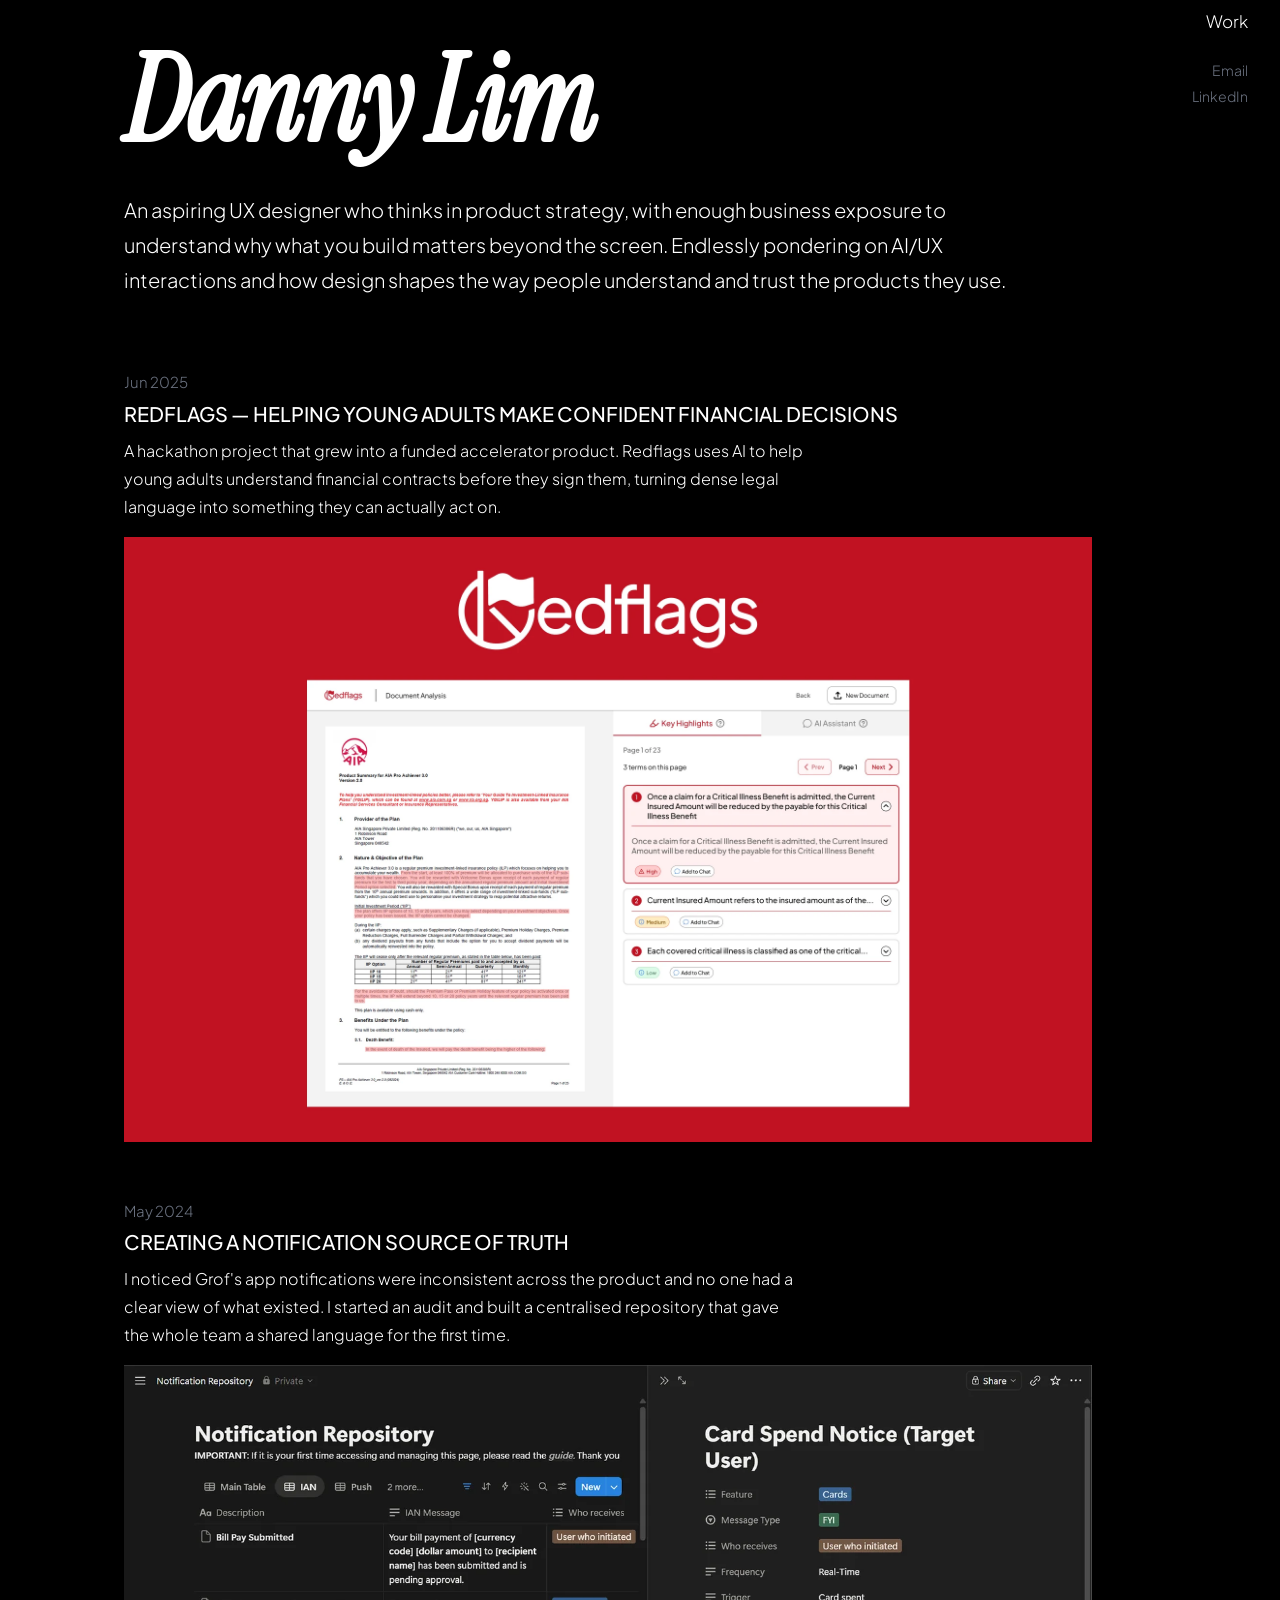
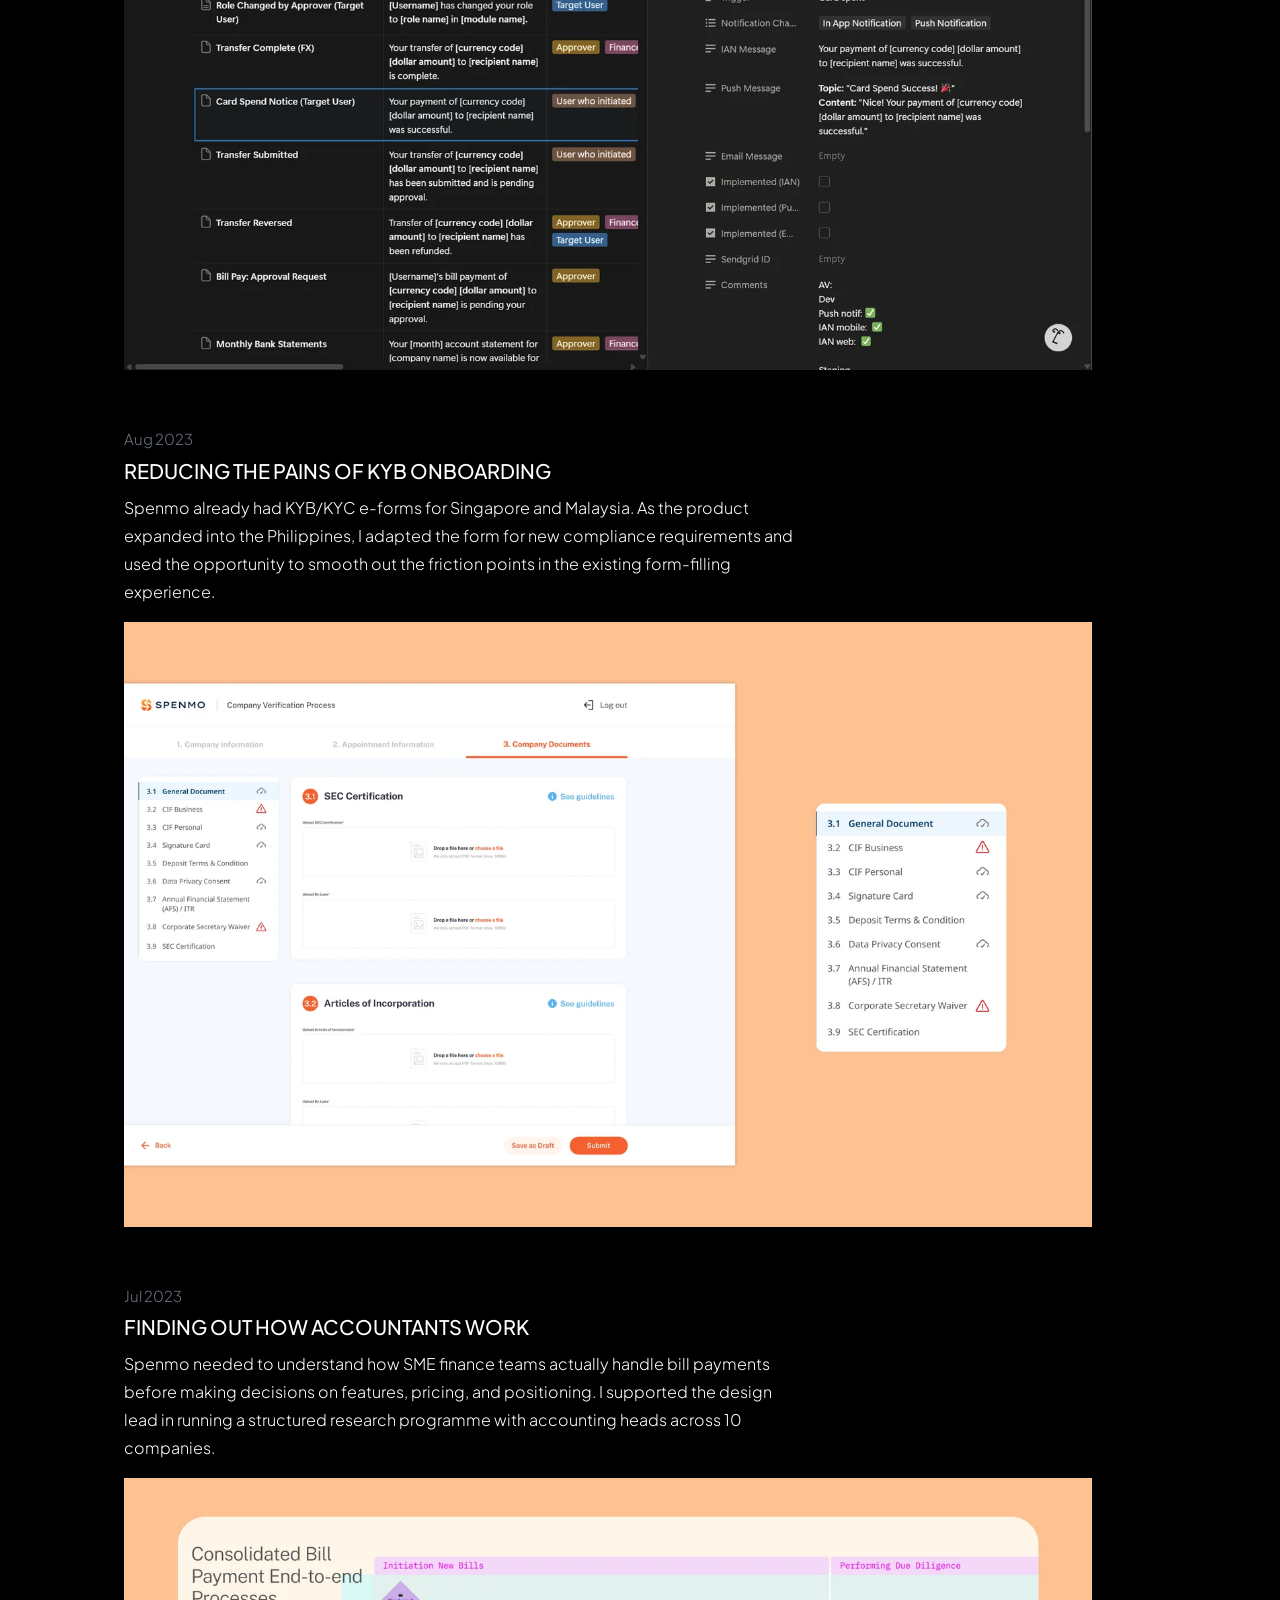
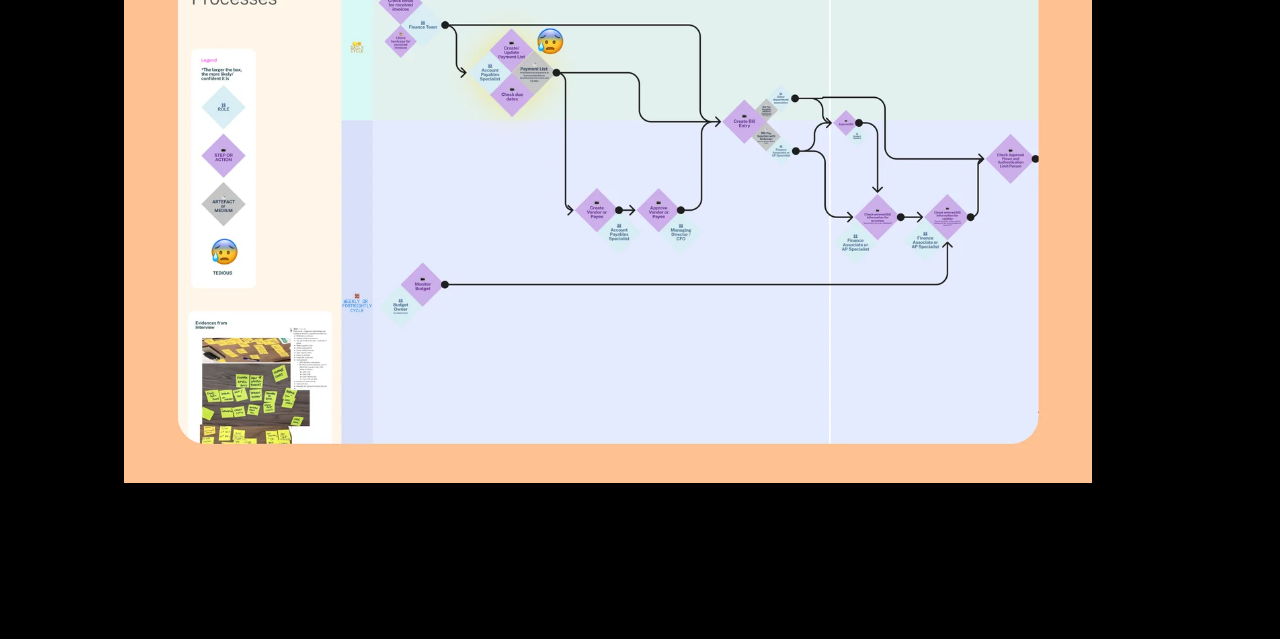
<file: index.html>
<!DOCTYPE html>
<html lang="en">

<head>
  <meta charset="UTF-8" />
  <meta name="viewport" content="width=device-width, initial-scale=1.0" />
  <title>Danny Lim</title>
  <link rel="preconnect" href="https://fonts.googleapis.com" />
  <link rel="preconnect" href="https://fonts.gstatic.com" crossorigin />
  <link
    href="https://fonts.googleapis.com/css2?family=Instrument+Serif:ital@1&family=Plus+Jakarta+Sans:wght@300;400;500&display=swap"
    rel="stylesheet" />
  <link rel="stylesheet" href="style.css" />
</head>

<body>

  <!-- MOBILE TOP NAV -->
  <header class="mobile-header">
    <nav class="mobile-nav">
      <a href="#work">Work</a>
    </nav>
    <div class="mobile-social">
      <a href="mailto:hello@dannylim.com">Email</a>
      /
      <a href="https://www.linkedin.com/in/danny-lim-559282153/">LinkedIn</a>
    </div>
  </header>

  <!-- FIXED RIGHT SIDEBAR (desktop) -->
  <aside class="sidebar">
    <nav class="sidebar-nav">
      <a href="#work">Work</a>
    </nav>
    <div class="sidebar-social">
      <a href="mailto:hello@dannylim.com">Email</a>
      <a href="https://www.linkedin.com/in/danny-lim-559282153/">LinkedIn</a>
    </div>
  </aside>

  <!-- MAIN -->
  <main class="main">

    <!-- NAME -->
    <h1 class="name">Danny Lim</h1>

    <!-- BIO -->
    <p class="bio">
      An aspiring UX designer who thinks in product strategy, with enough business exposure to understand why what you build matters beyond the screen. 
      Endlessly pondering on AI/UX interactions and how design shapes the way people understand and trust the products they use.
    </p>

    <!-- WORK -->
    <section id="work">

      <article class="entry">
        <p class="entry-date">Jun 2025</p>
        <h2 class="entry-title"><a href="project-redflags.html">REDFLAGS — HELPING YOUNG ADULTS MAKE CONFIDENT FINANCIAL DECISIONS</a></h2>
        <p class="entry-desc">
          A hackathon project that grew into a funded accelerator product. Redflags uses AI to help young adults
          understand financial contracts before they sign them, turning dense legal language into something they
          can actually act on.
        </p>
        <div class="entry-images">
          <img src="portfolio images/Redflags Project/Hero.webp" alt="Redflags — AI Financial Document Reader" />
        </div>
      </article>

      <article class="entry">
        <p class="entry-date">May 2024</p>
        <h2 class="entry-title"><a href="project-notification.html">CREATING A NOTIFICATION SOURCE OF TRUTH</a></h2>
        <p class="entry-desc">
          I noticed Grof's app notifications were inconsistent across the product and no one had a clear view of
          what existed. I started an audit and built a centralised repository that gave the whole team a shared
          language for the first time.
        </p>
        <div class="entry-images">
          <img src="portfolio images/Grof notification project/Grof_notification_repository.webp" alt="Notification Repository" />
        </div>
      </article>

      <article class="entry">
        <p class="entry-date">Aug 2023</p>
        <h2 class="entry-title"><a href="project-kyb.html">REDUCING THE PAINS OF KYB ONBOARDING</a></h2>
        <p class="entry-desc">
          Spenmo already had KYB/KYC e-forms for Singapore and Malaysia. As the product expanded into the
          Philippines, I adapted the form for new compliance requirements and used the opportunity to smooth
          out the friction points in the existing form-filling experience.
        </p>
        <div class="entry-images">
          <img src="portfolio images/Spenmo KYB project/Spenmo_KYB.webp" alt="KYB Onboarding" />
        </div>
      </article>

      <article class="entry">
        <p class="entry-date">Jul 2023</p>
        <h2 class="entry-title"><a href="project-research.html">FINDING OUT HOW ACCOUNTANTS WORK</a></h2>
        <p class="entry-desc">
          Spenmo needed to understand how SME finance teams actually handle bill payments before making decisions
          on features, pricing, and positioning. I supported the design lead in running a structured research
          programme with accounting heads across 10 companies.
        </p>
        <div class="entry-images">
          <img src="portfolio images/Spenmo Research project/Spenmo_Research.webp" alt="Accountant Research" />
        </div>
      </article>

    </section>

  </main>

  <script src="script.js"></script>
</body>

</html>
</file>
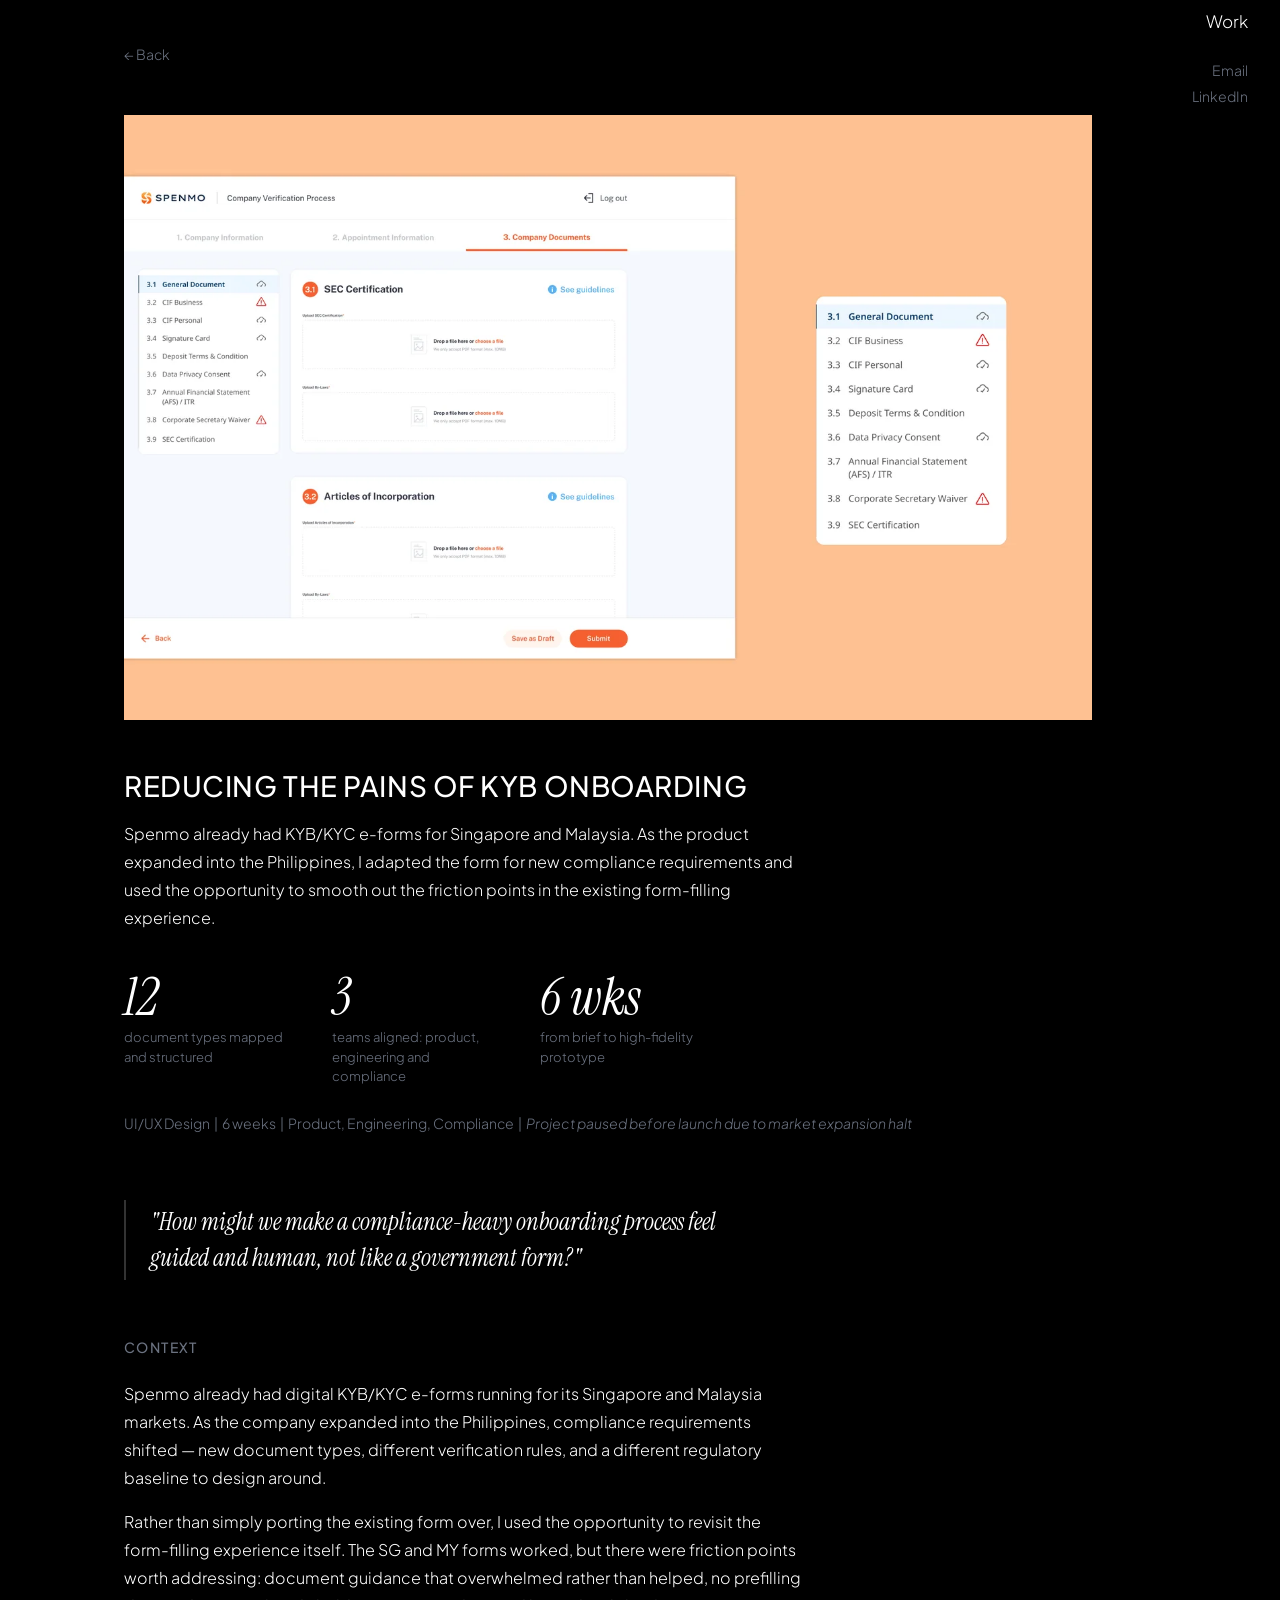
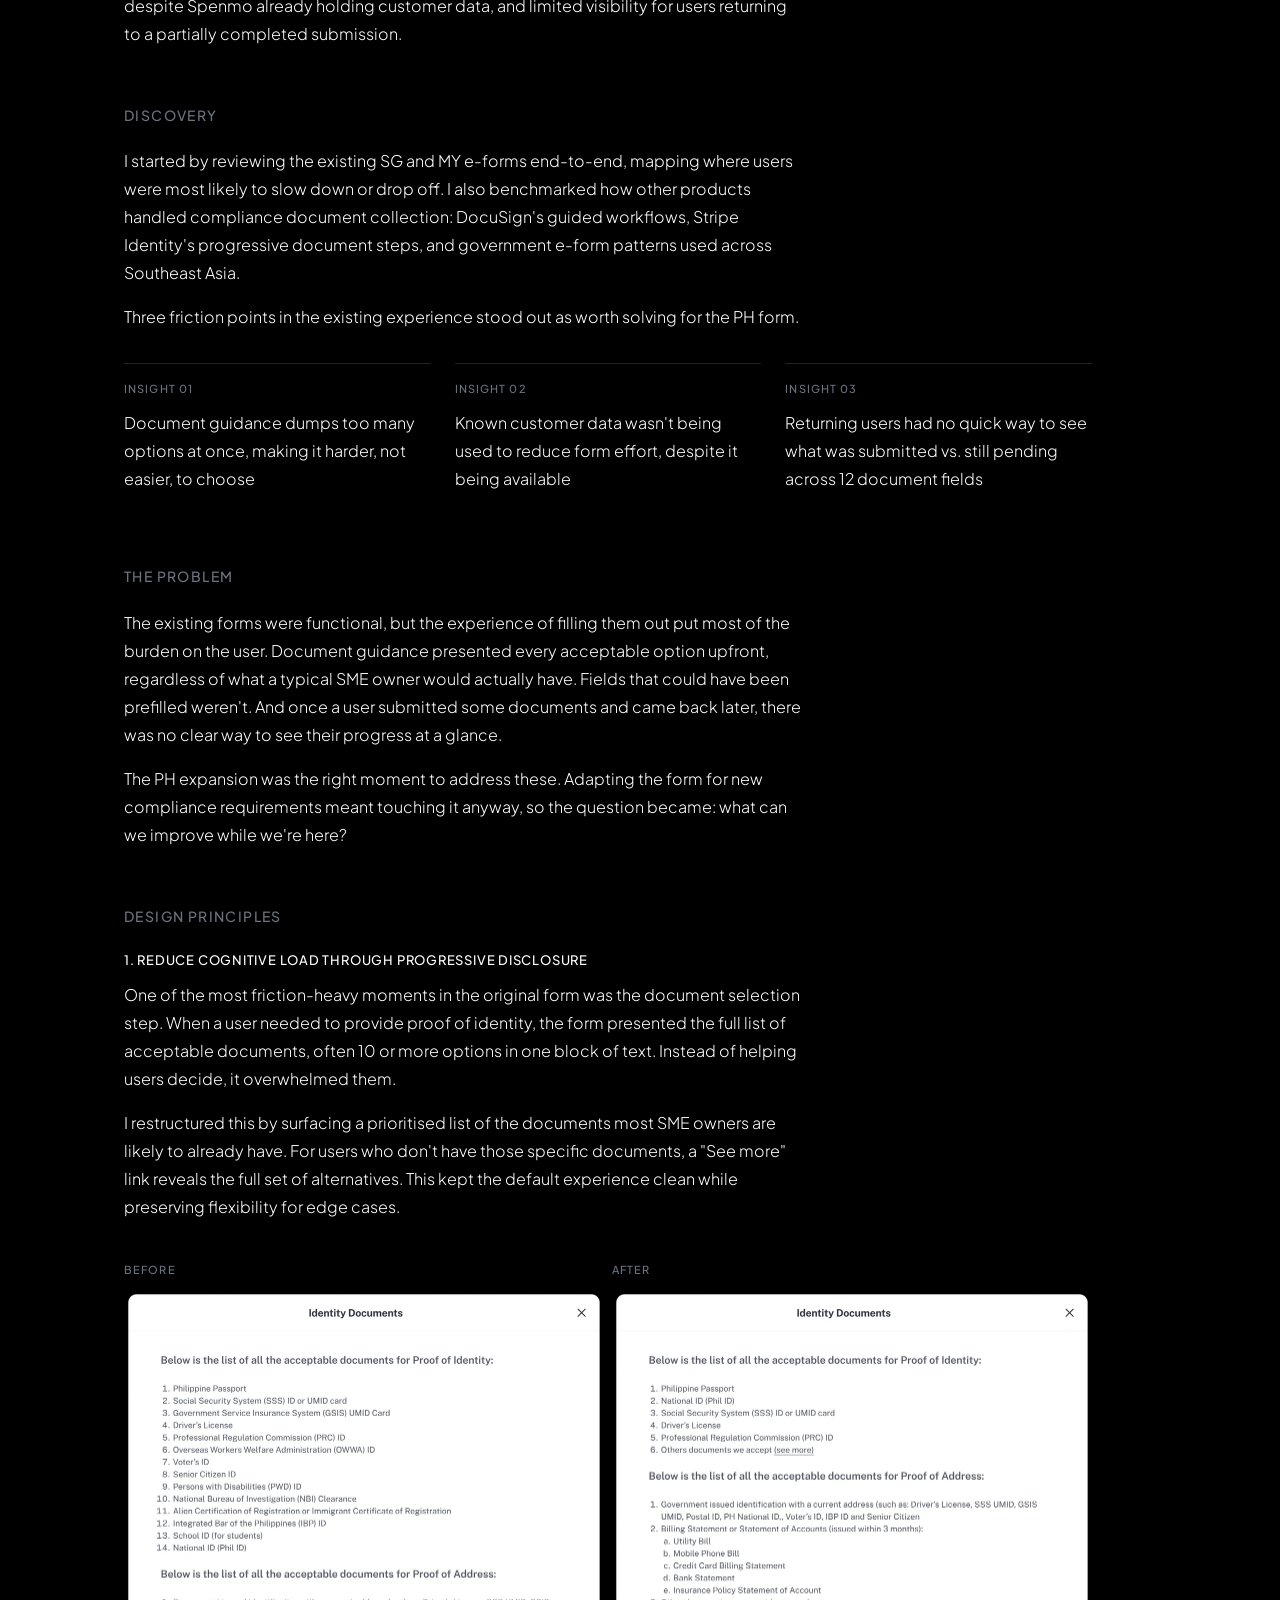
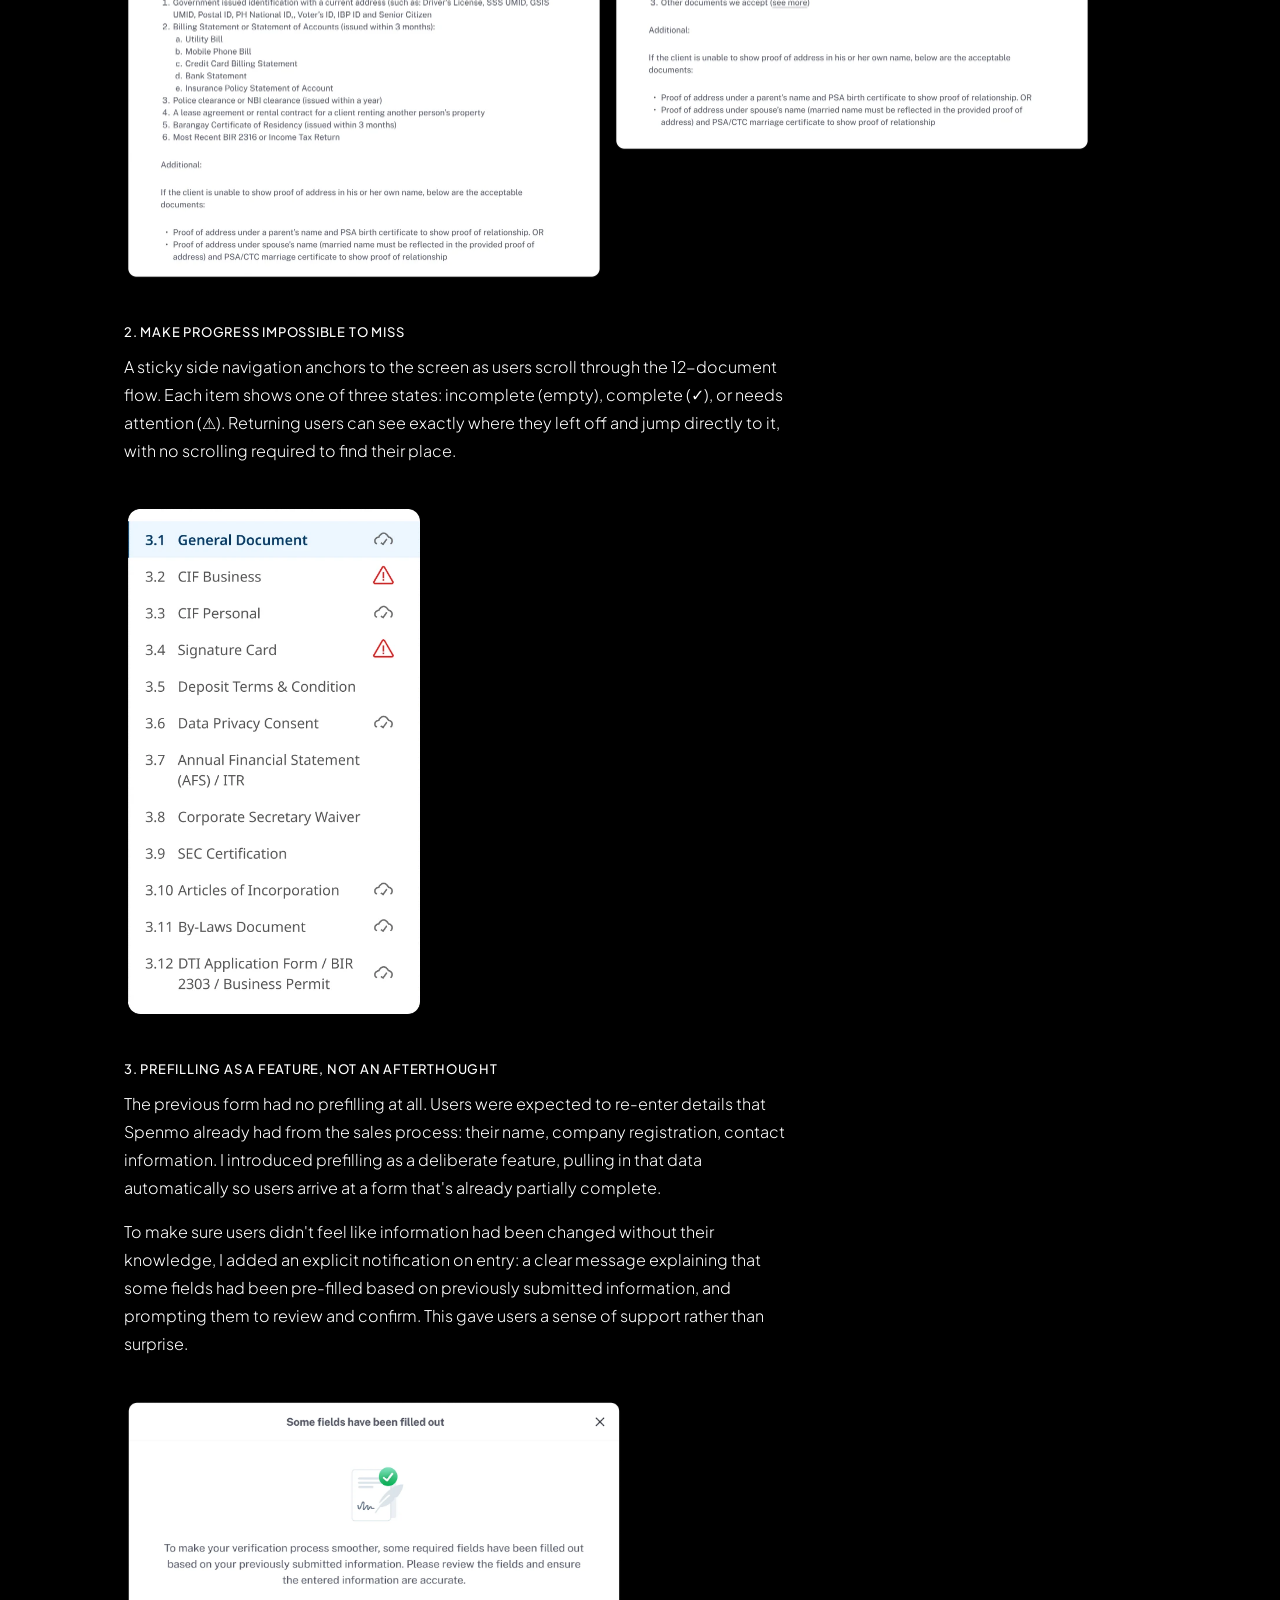
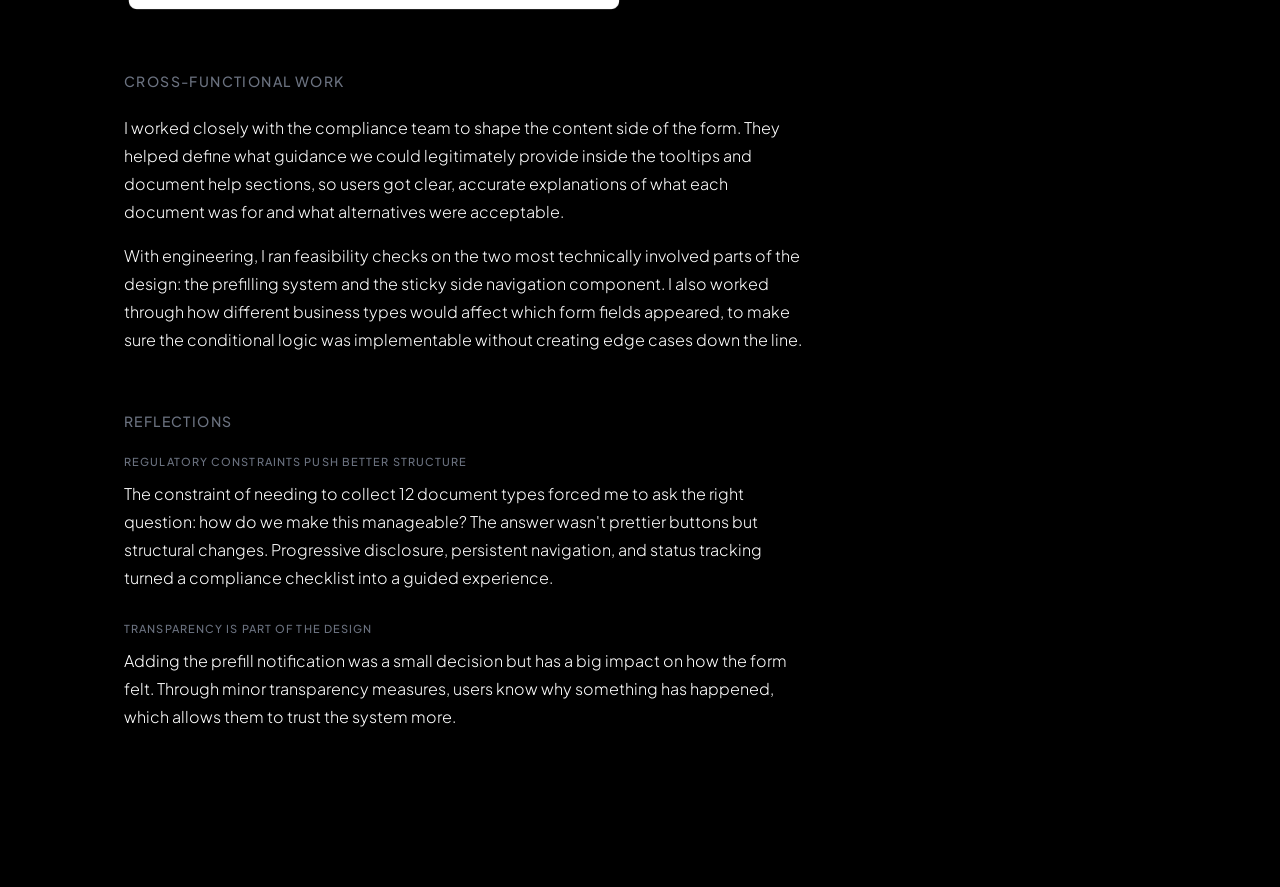
<file: project-kyb.html>
<!DOCTYPE html>
<html lang="en">

<head>
  <meta charset="UTF-8" />
  <meta name="viewport" content="width=device-width, initial-scale=1.0" />
  <title>KYB Onboarding — Danny Lim</title>
  <link rel="preconnect" href="https://fonts.googleapis.com" />
  <link rel="preconnect" href="https://fonts.gstatic.com" crossorigin />
  <link
    href="https://fonts.googleapis.com/css2?family=Instrument+Serif:ital@1&family=Plus+Jakarta+Sans:wght@300;400;500&display=swap"
    rel="stylesheet" />
  <link rel="stylesheet" href="style.css" />
</head>

<body>

  <!-- MOBILE TOP NAV -->
  <header class="mobile-header">
    <nav class="mobile-nav">
      <a href="index.html#work">Work</a>
    </nav>
    <div class="mobile-social">
      <a href="mailto:hello@dannylim.com">Email</a>
      /
      <a href="https://www.linkedin.com/in/danny-lim-559282153/">LinkedIn</a>
    </div>
  </header>

  <!-- FIXED RIGHT SIDEBAR (desktop) -->
  <aside class="sidebar">
    <nav class="sidebar-nav">
      <a href="index.html#work">Work</a>
    </nav>
    <div class="sidebar-social">
      <a href="mailto:hello@dannylim.com">Email</a>
      <a href="https://www.linkedin.com/in/danny-lim-559282153/">LinkedIn</a>
    </div>
  </aside>

  <!-- MAIN -->
  <main class="main">

    <a href="index.html" class="back-link">← Back</a>

    <!-- HERO IMAGE -->
    <div class="img-wrap" style="margin-bottom: 48px;">
      <img src="portfolio images/Spenmo KYB project/Spenmo_KYB.webp" alt="KYB Onboarding design" />
    </div>

    <!-- PROJECT HEADER -->
    <h1 class="project-title">REDUCING THE PAINS OF KYB ONBOARDING</h1>
    <p class="entry-desc">
      Spenmo already had KYB/KYC e-forms for Singapore and Malaysia. As the product expanded into the Philippines, I
      adapted the form for new compliance requirements and used the opportunity to smooth out the friction points in the
      existing form-filling experience.
    </p>

    <!-- STAT BLOCK -->
    <div class="project-stats">
      <div class="project-stat">
        <span class="stat-number">12</span>
        <span class="stat-label">document types mapped and structured</span>
      </div>
      <div class="project-stat">
        <span class="stat-number">3</span>
        <span class="stat-label">teams aligned: product, engineering and compliance</span>
      </div>
      <div class="project-stat">
        <span class="stat-number">6 wks</span>
        <span class="stat-label">from brief to high-fidelity prototype</span>
      </div>
    </div>

    <!-- META -->
    <p class="project-meta">
      UI/UX Design &nbsp;|&nbsp; 6 weeks &nbsp;|&nbsp; Product, Engineering, Compliance
      &nbsp;|&nbsp; <em>Project paused before launch due to market expansion halt</em>
    </p>

    <!-- HOW MIGHT WE -->
    <div class="project-hmw">
      "How might we make a compliance-heavy onboarding process feel guided and human, not like a government form?"
    </div>

    <!-- CONTEXT -->
    <section class="project-section">
      <h2 class="section-label">Context</h2>
      <p class="entry-desc">
        Spenmo already had digital KYB/KYC e-forms running for its Singapore and Malaysia markets. As the company
        expanded into the Philippines, compliance requirements shifted — new document types, different verification
        rules, and a different regulatory baseline to design around.
      </p>
      <p class="entry-desc">
        Rather than simply porting the existing form over, I used the opportunity to revisit the form-filling experience
        itself. The SG and MY forms worked, but there were friction points worth addressing: document guidance that
        overwhelmed rather than helped, no prefilling despite Spenmo already holding customer data, and limited
        visibility for users returning to a partially completed submission.
      </p>
    </section>

    <!-- DISCOVERY -->
    <section class="project-section">
      <h2 class="section-label">Discovery</h2>
      <p class="entry-desc">
        I started by reviewing the existing SG and MY e-forms end-to-end, mapping where users were most likely to slow
        down or drop off. I also benchmarked how other products handled compliance document collection: DocuSign's
        guided workflows, Stripe Identity's progressive document steps, and government e-form patterns used across
        Southeast Asia.
      </p>
      <p class="entry-desc">
        Three friction points in the existing experience stood out as worth solving for the PH form.
      </p>

      <div class="research-insights">
        <div class="insight-item">
          <p class="insight-label">Insight 01</p>
          <p class="entry-desc">Document guidance dumps too many options at once, making it harder, not easier, to
            choose</p>
        </div>
        <div class="insight-item">
          <p class="insight-label">Insight 02</p>
          <p class="entry-desc">Known customer data wasn't being used to reduce form effort, despite it being available
          </p>
        </div>
        <div class="insight-item">
          <p class="insight-label">Insight 03</p>
          <p class="entry-desc">Returning users had no quick way to see what was submitted vs. still pending across 12
            document fields</p>
        </div>
      </div>
    </section>

    <!-- THE PROBLEM -->
    <section class="project-section">
      <h2 class="section-label">The Problem</h2>
      <p class="entry-desc">
        The existing forms were functional, but the experience of filling them out put most of the burden on the user.
        Document guidance presented every acceptable option upfront, regardless of what a typical SME owner would
        actually have. Fields that could have been prefilled weren't. And once a user submitted some documents and came
        back later, there was no clear way to see their progress at a glance.
      </p>
      <p class="entry-desc">
        The PH expansion was the right moment to address these. Adapting the form for new compliance requirements meant
        touching it anyway, so the question became: what can we improve while we're here?
      </p>
    </section>

    <!-- DESIGN PRINCIPLES -->
    <section class="project-section">
      <h2 class="section-label">Design Principles</h2>

      <div class="project-feature">
        <p class="feature-title">1. Reduce cognitive load through progressive disclosure</p>
        <p class="entry-desc">
          One of the most friction-heavy moments in the original form was the document selection step. When a user
          needed to provide proof of identity, the form presented the full list of acceptable documents, often 10 or
          more options in one block of text. Instead of helping users decide, it overwhelmed them.
        </p>
        <p class="entry-desc">
          I restructured this by surfacing a prioritised list of the documents most SME owners are likely to already
          have. For users who don't have those specific documents,
          a "See more" link reveals the full set of alternatives. This kept the default experience clean while
          preserving flexibility for edge cases.
        </p>
      </div>

      <!-- BEFORE / AFTER -->
      <div class="entry-images two-col" style="margin-bottom: 40px;">
        <div>
          <p class="scenario-sub-title" style="margin-bottom: 10px;">Before</p>
          <div class="img-wrap">
            <img src="portfolio images/Spenmo KYB project/Spenmo_KYB_OldList.webp"
              alt="Before: full document list dumped to users" />
          </div>
        </div>
        <div>
          <p class="scenario-sub-title" style="margin-bottom: 10px;">After</p>
          <div class="img-wrap">
            <img src="portfolio images/Spenmo KYB project/Spenmo_KYB_NewList.webp"
              alt="After: shortened list with See More option" />
          </div>
        </div>
      </div>

      <div class="project-feature">
        <p class="feature-title">2. Make progress impossible to miss</p>
        <p class="entry-desc">
          A sticky side navigation anchors to the screen as users scroll through the 12-document flow. Each item shows
          one of three states: incomplete (empty), complete (✓), or needs attention (⚠). Returning users can see exactly
          where they left off and jump directly to it, with no scrolling required to find their place.
        </p>
      </div>

      <div class="img-wrap" style="margin-bottom: 40px; max-width: 300px;">
        <img src="portfolio images/Spenmo KYB project/StickySideNav.webp"
          alt="Sticky side navigation with live status indicators" />
      </div>

      <div class="project-feature">
        <p class="feature-title">3. Prefilling as a feature, not an afterthought</p>
        <p class="entry-desc">
          The previous form had no prefilling at all. Users were expected to re-enter details that Spenmo already had
          from the sales process: their name, company registration, contact information. I introduced prefilling as a
          deliberate feature, pulling in that data automatically so users arrive at a form that's already partially
          complete.
        </p>
        <p class="entry-desc">
          To make sure users didn't feel like information had been changed without their knowledge, I added an explicit
          notification on entry: a clear message explaining that some fields had been pre-filled based on previously
          submitted information, and prompting them to review and confirm. This gave users a sense of support rather
          than surprise.
        </p>
      </div>

      <div class="img-wrap" style="margin-bottom: 40px; max-width: 500px;">
        <img src="portfolio images/Spenmo KYB project/Spenmo_KYB_Prefill.webp"
          alt="Prefill notification shown to users on form entry" />
      </div>

    </section>

    <!-- CROSS-FUNCTIONAL WORK -->
    <section class="project-section">
      <h2 class="section-label">Cross-Functional Work</h2>
      <p class="entry-desc">
        I worked closely with the compliance team to shape the content side of the form. They helped define what
        guidance we could legitimately provide inside the tooltips and document help sections, so users got clear,
        accurate explanations of what each document was for and what alternatives were acceptable.
      </p>
      <p class="entry-desc">
        With engineering, I ran feasibility checks on the two most technically involved parts of the design: the
        prefilling system and the sticky side navigation component. I also worked through how different business types
        would affect which form fields appeared, to make sure the conditional logic was implementable without creating
        edge cases down the line.
      </p>
    </section>

    <!-- REFLECTIONS -->
    <section class="project-section">
      <h2 class="section-label">Reflections</h2>

      <div class="scenario-sub">
        <p class="scenario-sub-title">Regulatory constraints push better structure</p>
        <p class="entry-desc">
          The constraint of needing to collect 12 document types forced me to ask the right question: how do we make
          this manageable? The answer wasn't prettier buttons but structural changes. Progressive disclosure, persistent
          navigation, and status tracking turned a compliance checklist into a guided experience.
        </p>
      </div>

      <div class="scenario-sub">
        <p class="scenario-sub-title">Transparency is part of the design</p>
        <p class="entry-desc">
          Adding the prefill notification was a small decision but has a big impact on how the form felt. Through minor
          transparency measures, users
          know why something has happened, which allows them to trust the system more.
        </p>
      </div>



    </section>

  </main>

  <script src="script.js"></script>
</body>

</html>
</file>
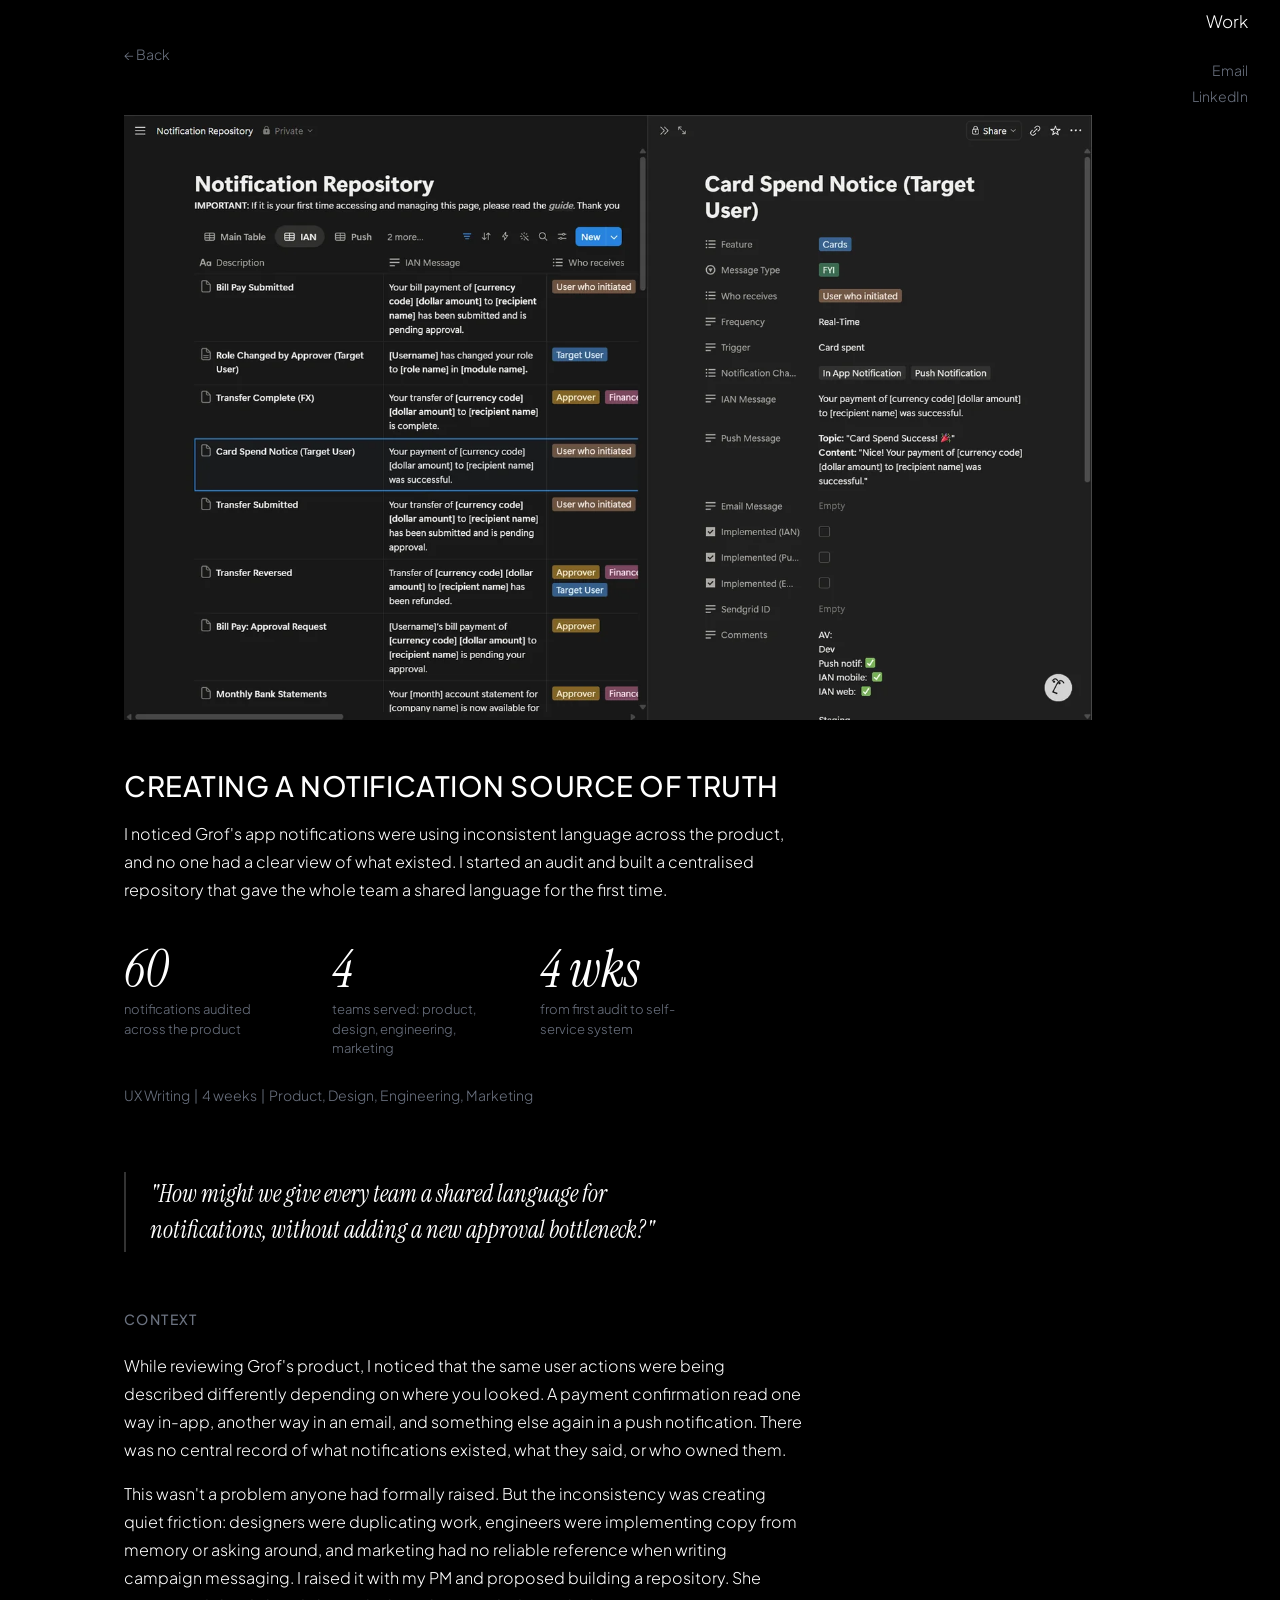
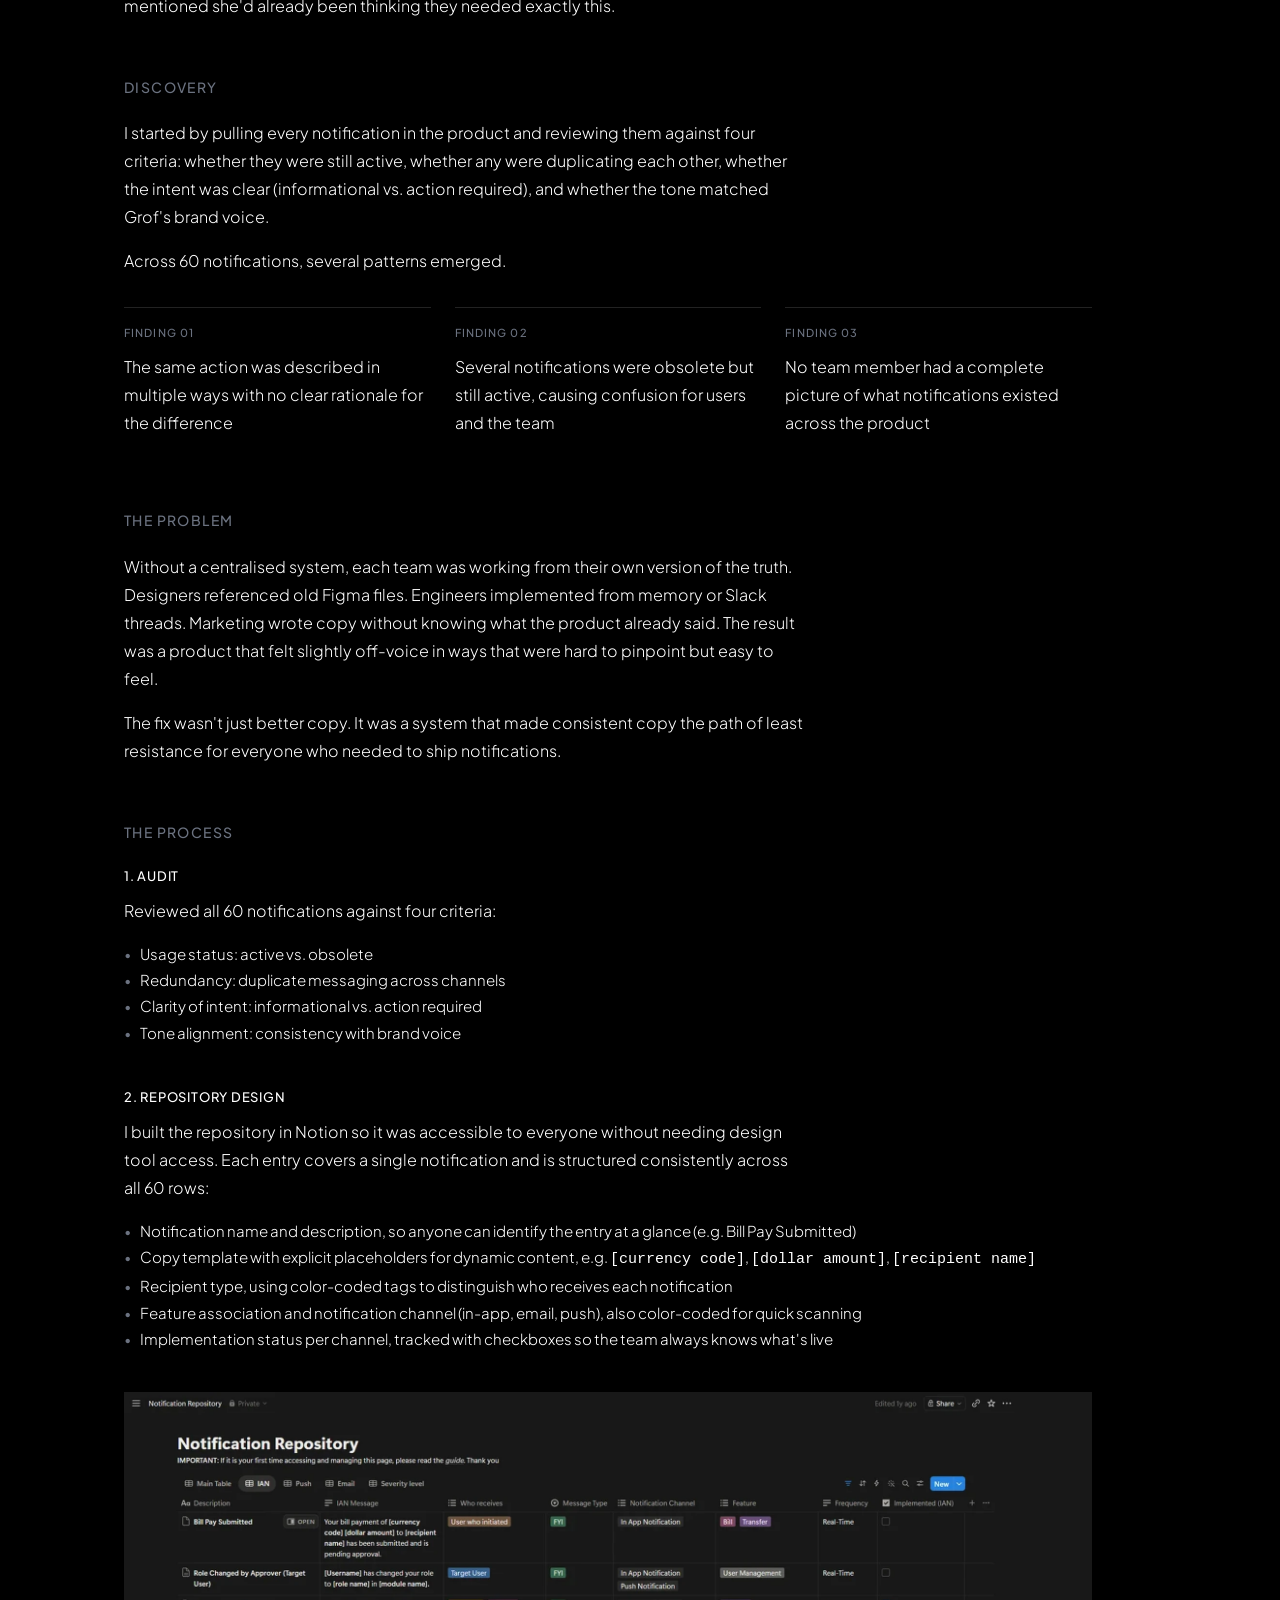
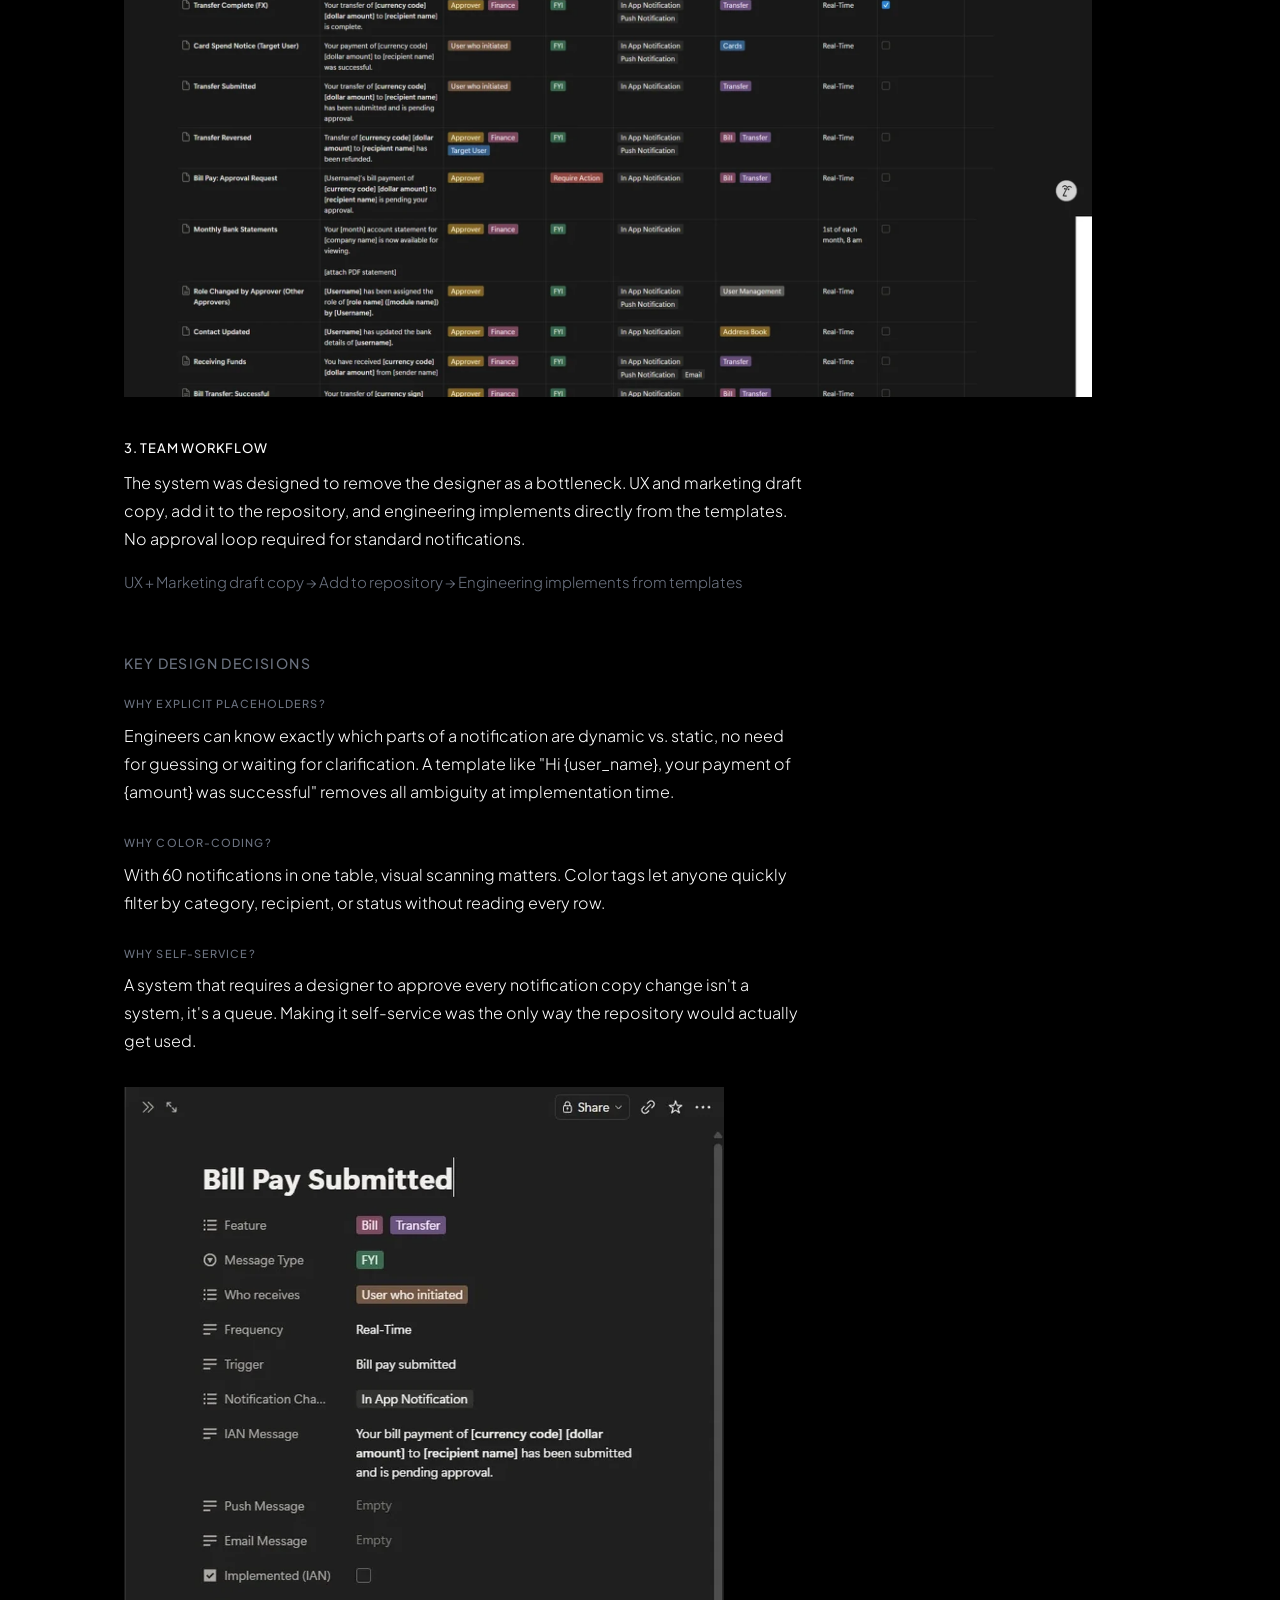
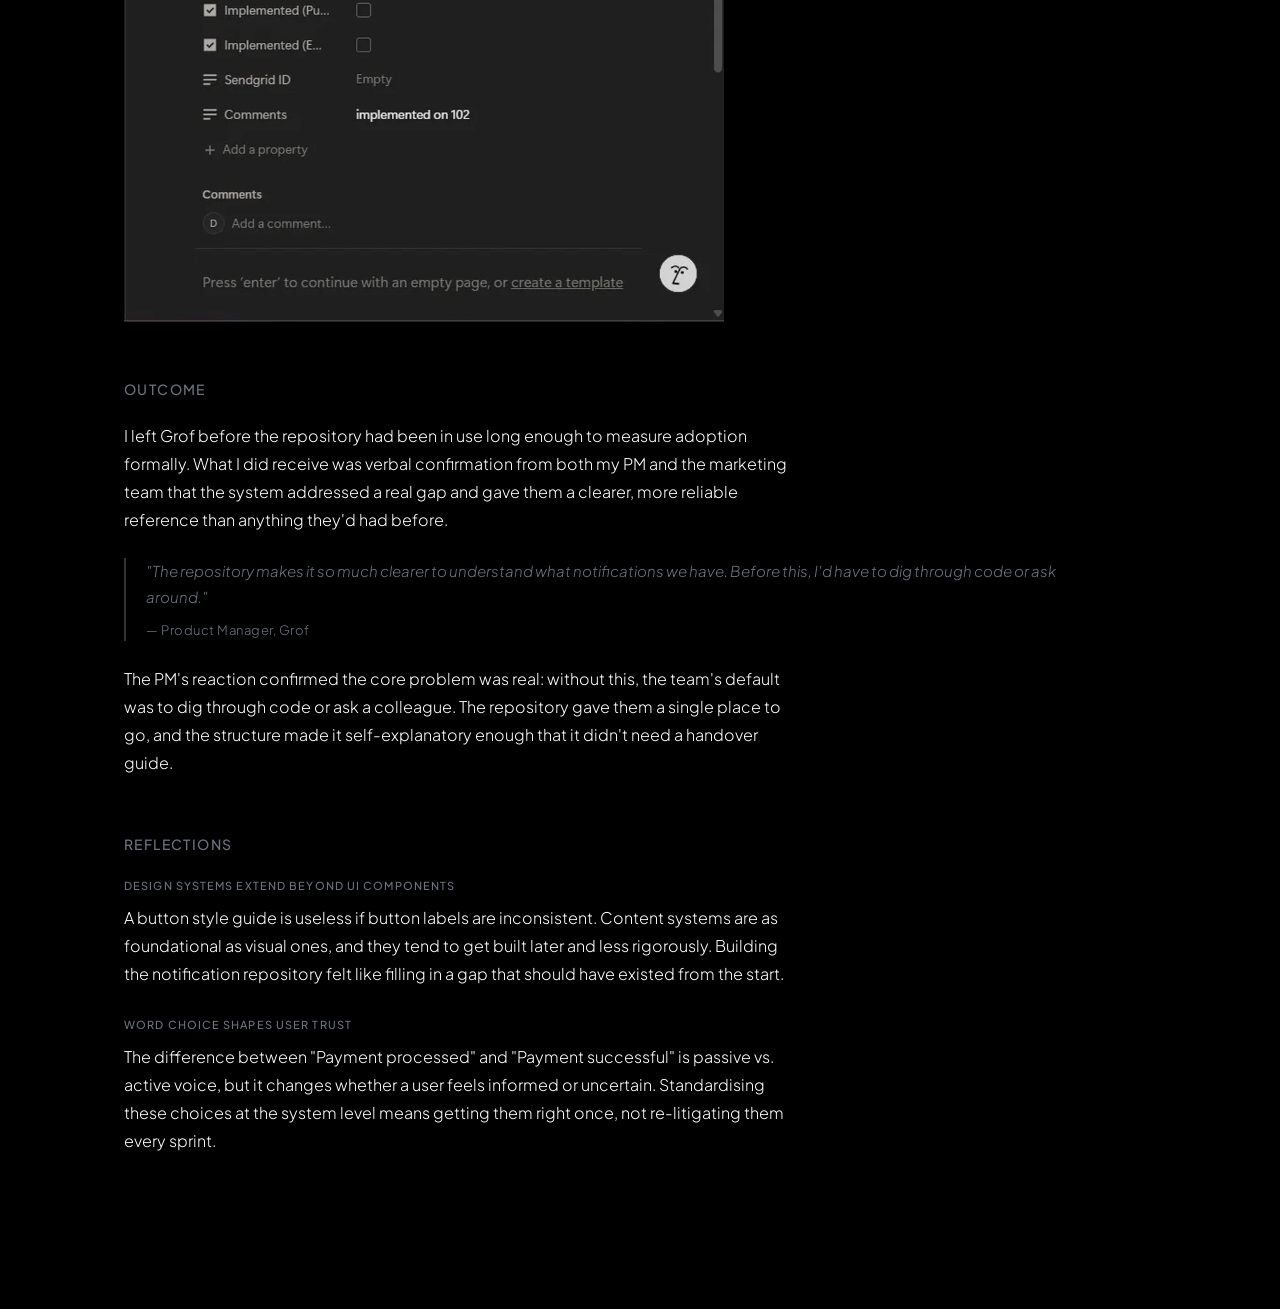
<file: project-notification.html>
<!DOCTYPE html>
<html lang="en">

<head>
  <meta charset="UTF-8" />
  <meta name="viewport" content="width=device-width, initial-scale=1.0" />
  <title>Notification Repository — Danny Lim</title>
  <link rel="preconnect" href="https://fonts.googleapis.com" />
  <link rel="preconnect" href="https://fonts.gstatic.com" crossorigin />
  <link
    href="https://fonts.googleapis.com/css2?family=Instrument+Serif:ital@1&family=Plus+Jakarta+Sans:wght@300;400;500&display=swap"
    rel="stylesheet" />
  <link rel="stylesheet" href="style.css" />
</head>

<body>

  <!-- MOBILE TOP NAV -->
  <header class="mobile-header">
    <nav class="mobile-nav">
      <a href="index.html#work">Work</a>
    </nav>
    <div class="mobile-social">
      <a href="mailto:hello@dannylim.com">Email</a>
      /
      <a href="https://www.linkedin.com/in/danny-lim-559282153/">LinkedIn</a>
    </div>
  </header>

  <!-- FIXED RIGHT SIDEBAR (desktop) -->
  <aside class="sidebar">
    <nav class="sidebar-nav">
      <a href="index.html#work">Work</a>
    </nav>
    <div class="sidebar-social">
      <a href="mailto:hello@dannylim.com">Email</a>
      <a href="https://www.linkedin.com/in/danny-lim-559282153/">LinkedIn</a>
    </div>
  </aside>

  <!-- MAIN -->
  <main class="main">

    <a href="index.html" class="back-link">← Back</a>

    <!-- HERO IMAGE -->
    <div class="img-wrap" style="margin-bottom: 48px;">
      <img src="portfolio images/Grof notification project/Grof_notification_repository.webp" alt="Notification Repository" />
    </div>

    <!-- PROJECT HEADER -->
    <h1 class="project-title">CREATING A NOTIFICATION SOURCE OF TRUTH</h1>
    <p class="entry-desc">
      I noticed Grof's app notifications were using inconsistent language across the product, and no one had a clear
      view of what existed. I started an audit and built a centralised repository that gave the whole team a shared
      language for the first time.
    </p>

    <!-- STAT BLOCK -->
    <div class="project-stats">
      <div class="project-stat">
        <span class="stat-number">60</span>
        <span class="stat-label">notifications audited across the product</span>
      </div>
      <div class="project-stat">
        <span class="stat-number">4</span>
        <span class="stat-label">teams served: product, design, engineering, marketing</span>
      </div>
      <div class="project-stat">
        <span class="stat-number">4 wks</span>
        <span class="stat-label">from first audit to self-service system</span>
      </div>
    </div>

    <!-- META -->
    <p class="project-meta">
      UX Writing &nbsp;|&nbsp; 4 weeks &nbsp;|&nbsp; Product, Design, Engineering, Marketing
    </p>

    <!-- HOW MIGHT WE -->
    <div class="project-hmw">
      "How might we give every team a shared language for notifications, without adding a new approval bottleneck?"
    </div>

    <!-- CONTEXT -->
    <section class="project-section">
      <h2 class="section-label">Context</h2>
      <p class="entry-desc">
        While reviewing Grof's product, I noticed that the same user actions were being described differently depending
        on where you looked. A payment confirmation read one way in-app, another way in an email, and something else
        again in a push notification. There was no central record of what notifications existed, what they said, or who
        owned them.
      </p>
      <p class="entry-desc">
        This wasn't a problem anyone had formally raised. But the inconsistency was creating quiet friction: designers
        were duplicating work, engineers were implementing copy from memory or asking around, and marketing had no
        reliable reference when writing campaign messaging. I raised it with my PM and proposed building a repository.
        She mentioned she'd already been thinking they needed exactly this.
      </p>
    </section>

    <!-- DISCOVERY -->
    <section class="project-section">
      <h2 class="section-label">Discovery</h2>
      <p class="entry-desc">
        I started by pulling every notification in the product and reviewing them against four criteria: whether they
        were still active, whether any were duplicating each other, whether the intent was clear (informational vs.
        action required), and whether the tone matched Grof's brand voice.
      </p>
      <p class="entry-desc">
        Across 60 notifications, several patterns emerged.
      </p>

      <div class="research-insights">
        <div class="insight-item">
          <p class="insight-label">Finding 01</p>
          <p class="entry-desc">The same action was described in multiple ways with no clear rationale for the
            difference</p>
        </div>
        <div class="insight-item">
          <p class="insight-label">Finding 02</p>
          <p class="entry-desc">Several notifications were obsolete but still active, causing confusion for users and
            the team</p>
        </div>
        <div class="insight-item">
          <p class="insight-label">Finding 03</p>
          <p class="entry-desc">No team member had a complete picture of what notifications existed across the product
          </p>
        </div>
      </div>
    </section>

    <!-- THE PROBLEM -->
    <section class="project-section">
      <h2 class="section-label">The Problem</h2>
      <p class="entry-desc">
        Without a centralised system, each team was working from their own version of the truth. Designers referenced
        old Figma files. Engineers implemented from memory or Slack threads. Marketing wrote copy without knowing what
        the product already said. The result was a product that felt slightly off-voice in ways that were hard to
        pinpoint but easy to feel.
      </p>
      <p class="entry-desc">
        The fix wasn't just better copy. It was a system that made consistent copy the path of least resistance for
        everyone who needed to ship notifications.
      </p>
    </section>

    <!-- THE PROCESS -->
    <section class="project-section">
      <h2 class="section-label">The Process</h2>

      <div class="project-feature">
        <p class="feature-title">1. Audit</p>
        <p class="entry-desc">Reviewed all 60 notifications against four criteria:</p>
        <ul class="feature-list">
          <li>Usage status: active vs. obsolete</li>
          <li>Redundancy: duplicate messaging across channels</li>
          <li>Clarity of intent: informational vs. action required</li>
          <li>Tone alignment: consistency with brand voice</li>
        </ul>
      </div>

      <div class="project-feature">
        <p class="feature-title">2. Repository Design</p>
        <p class="entry-desc">
          I built the repository in Notion so it was accessible to everyone without needing design tool access. Each
          entry covers a single notification and is structured consistently across all 60 rows:
        </p>
        <ul class="feature-list">
          <li>Notification name and description, so anyone can identify the entry at a glance (e.g. Bill Pay Submitted)
          </li>
          <li>Copy template with explicit placeholders for dynamic content, e.g. <code>[currency code]</code>,
            <code>[dollar amount]</code>, <code>[recipient name]</code>
          </li>
          <li>Recipient type, using color-coded tags to distinguish who receives each notification</li>
          <li>Feature association and notification channel (in-app, email, push), also color-coded for quick scanning
          </li>
          <li>Implementation status per channel, tracked with checkboxes so the team always knows what's live</li>
        </ul>
      </div>

      <!-- Save your full Notion table screenshot as: portfolio images/Grof_notification_table.png -->
      <div class="img-wrap" style="margin-bottom: 40px;">
        <img src="portfolio images/Grof notification project/Grof_notification_table.webp"
          alt="Notification repository — full table view in Notion" />
      </div>

      <div class="project-feature">
        <p class="feature-title">3. Team Workflow</p>
        <p class="entry-desc">
          The system was designed to remove the designer as a bottleneck. UX and marketing draft copy, add it to the
          repository, and engineering implements directly from the templates. No approval loop required for standard
          notifications.
        </p>
        <p class="workflow-steps">UX + Marketing draft copy → Add to repository → Engineering implements from
          templates</p>
      </div>
    </section>

    <!-- KEY DESIGN DECISIONS -->
    <section class="project-section">
      <h2 class="section-label">Key Design Decisions</h2>

      <div class="scenario-sub">
        <p class="scenario-sub-title">Why explicit placeholders?</p>
        <p class="entry-desc">
          Engineers can know exactly which parts of a notification are dynamic vs. static, no need for guessing or
          waiting for clarification.
          A template like "Hi {user_name}, your payment of {amount} was successful" removes all ambiguity at
          implementation time.
        </p>
      </div>

      <div class="scenario-sub">
        <p class="scenario-sub-title">Why color-coding?</p>
        <p class="entry-desc">
          With 60 notifications in one table, visual scanning matters. Color tags let anyone quickly filter by
          category, recipient, or status without reading every row.
        </p>
      </div>

      <div class="scenario-sub">
        <p class="scenario-sub-title">Why self-service?</p>
        <p class="entry-desc">
          A system that requires a designer to approve every notification copy change isn't a system, it's a queue.
          Making it self-service was the only way the repository would actually get used.
        </p>
      </div>

      <!-- Save your focused notification entry screenshot as: portfolio images/Grof_notification_entry.png -->
      <div class="img-wrap" style="margin-top: 32px; margin-bottom: 40px; max-width: 600px;">
        <img src="portfolio images/Grof notification project/Grof_notification_entry.webp"
          alt="Single notification entry — structured fields and copy template" />
      </div>

    </section>

    <!-- OUTCOME -->
    <section class="project-section">
      <h2 class="section-label">Outcome</h2>
      <p class="entry-desc">
        I left Grof before the repository had been in use long enough to measure adoption formally. What I did receive
        was verbal confirmation from both my PM and the marketing team that the system addressed a real gap and gave
        them a clearer, more reliable reference than anything they'd had before.
      </p>

      <blockquote class="project-quote">
        "The repository makes it so much clearer to understand what notifications we have. Before this, I'd have to dig
        through code or ask around."
        <cite>— Product Manager, Grof</cite>
      </blockquote>

      <p class="entry-desc">
        The PM's reaction confirmed the core problem was real: without this, the team's default was to dig through code
        or ask a colleague. The repository gave them a single place to go, and the structure made it self-explanatory
        enough that it didn't need a handover guide.
      </p>
    </section>

    <!-- REFLECTIONS -->
    <section class="project-section">
      <h2 class="section-label">Reflections</h2>



      <div class="scenario-sub">
        <p class="scenario-sub-title">Design systems extend beyond UI components</p>
        <p class="entry-desc">
          A button style guide is useless if button labels are inconsistent. Content systems are as foundational as
          visual ones, and they tend to get built later and less rigorously. Building the notification repository felt
          like filling in a gap that should have existed from the start.
        </p>
      </div>

      <div class="scenario-sub">
        <p class="scenario-sub-title">Word choice shapes user trust</p>
        <p class="entry-desc">
          The difference between "Payment processed" and "Payment successful" is passive vs. active voice, but it
          changes whether a user feels informed or uncertain. Standardising these choices at the system level means
          getting them right once, not re-litigating them every sprint.
        </p>
      </div>

    </section>

  </main>

  <script src="script.js"></script>
</body>

</html>
</file>
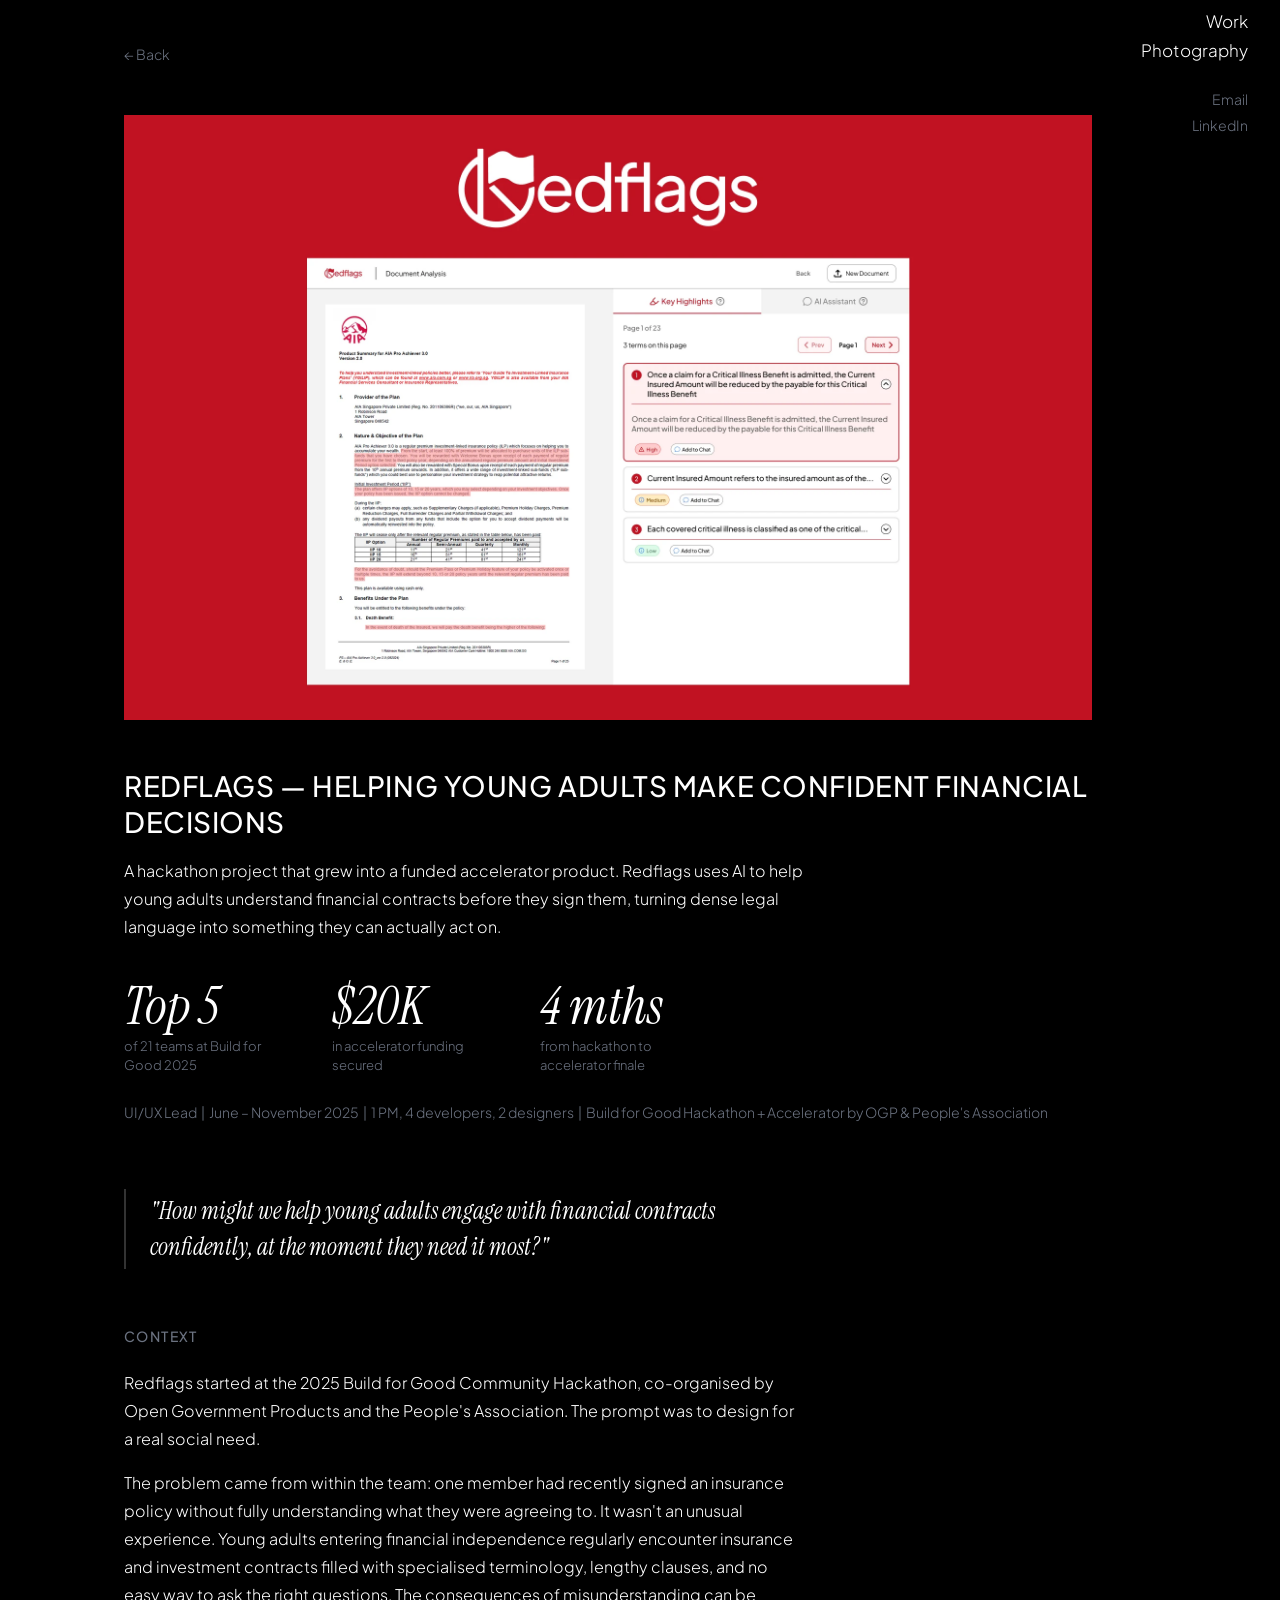
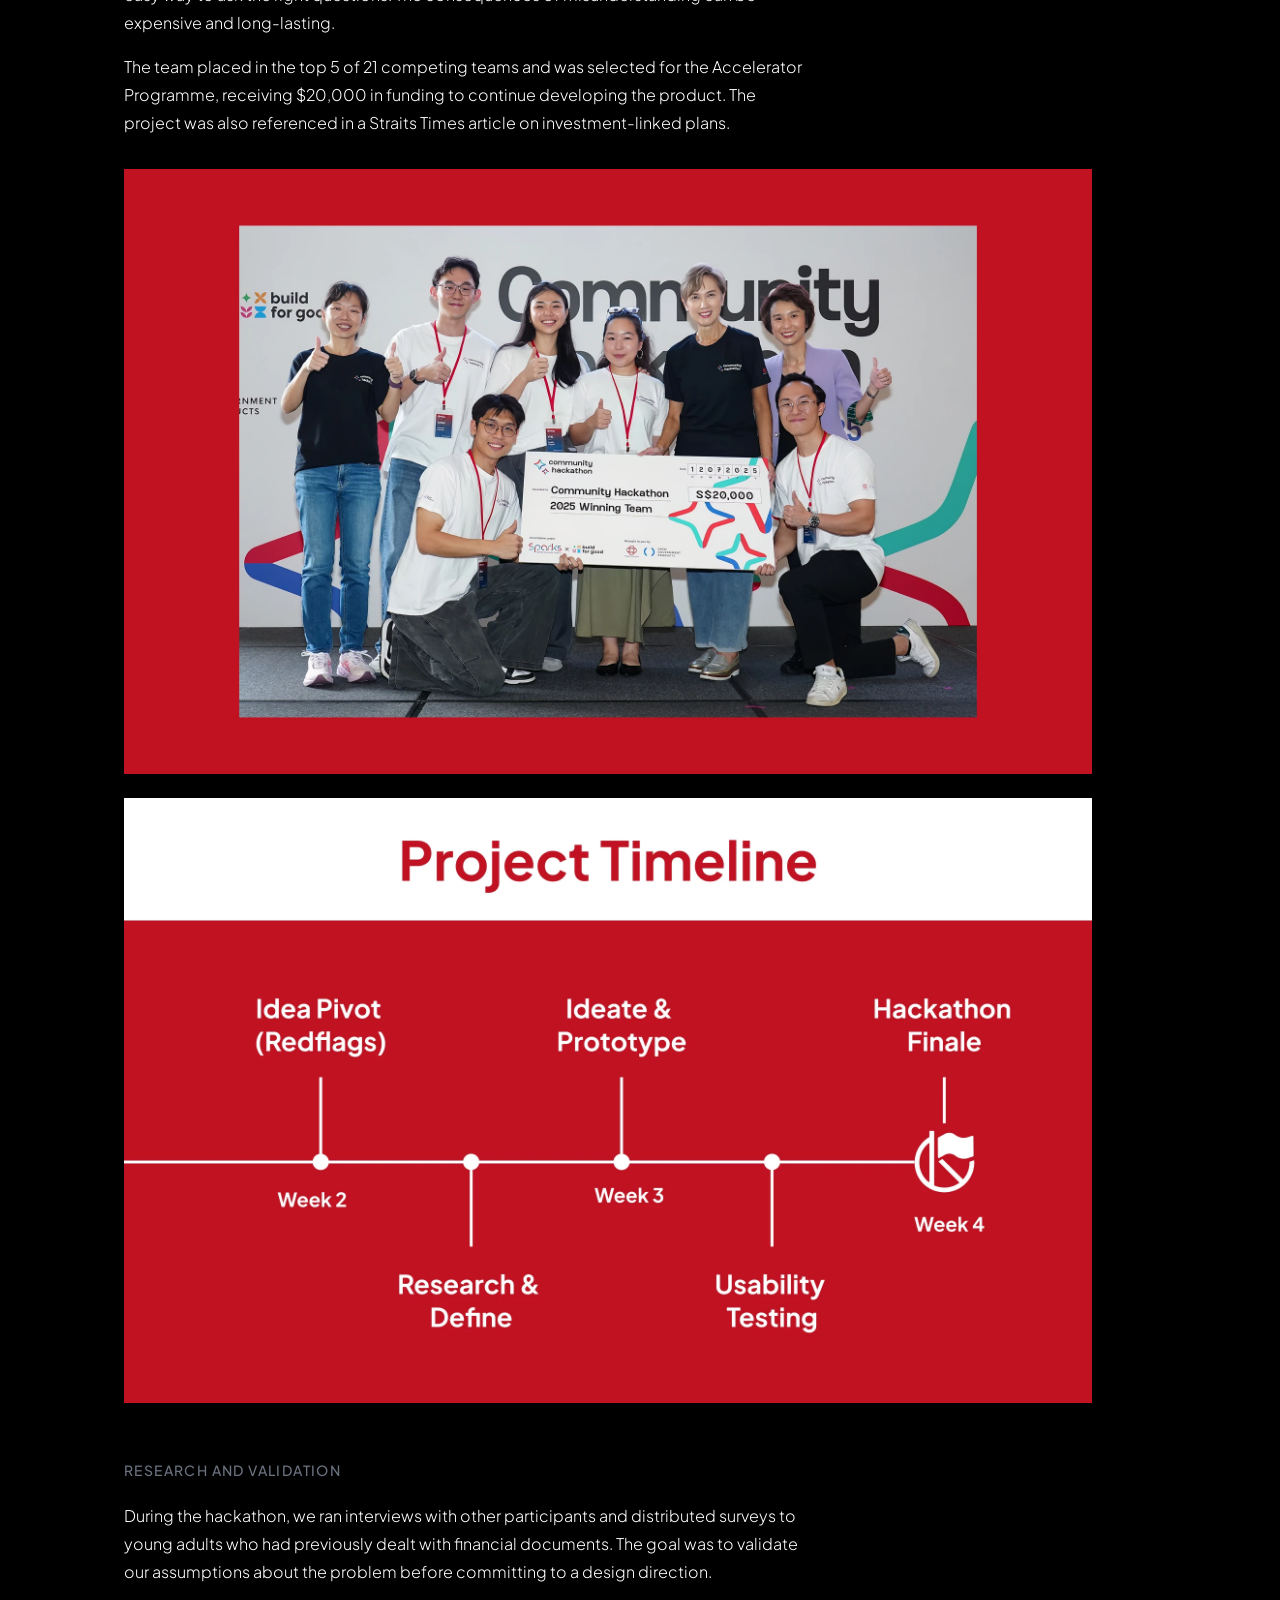
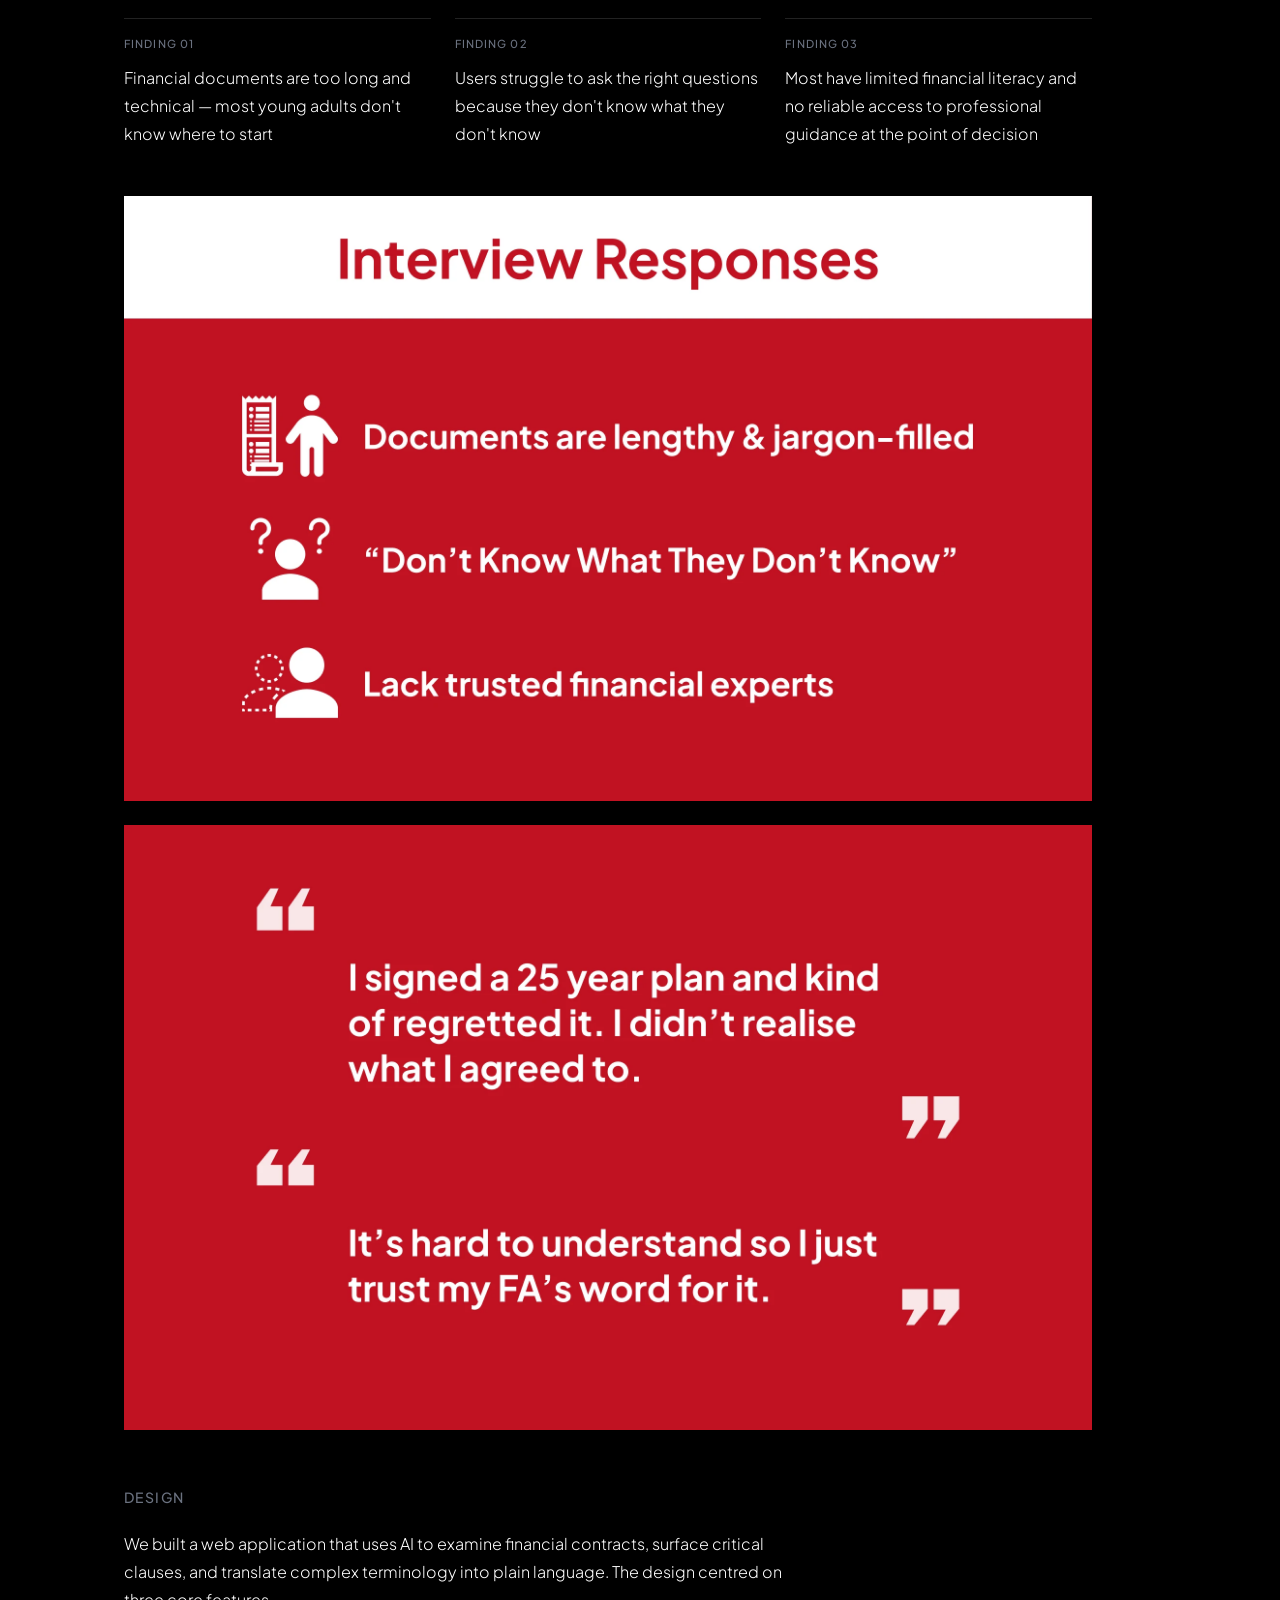
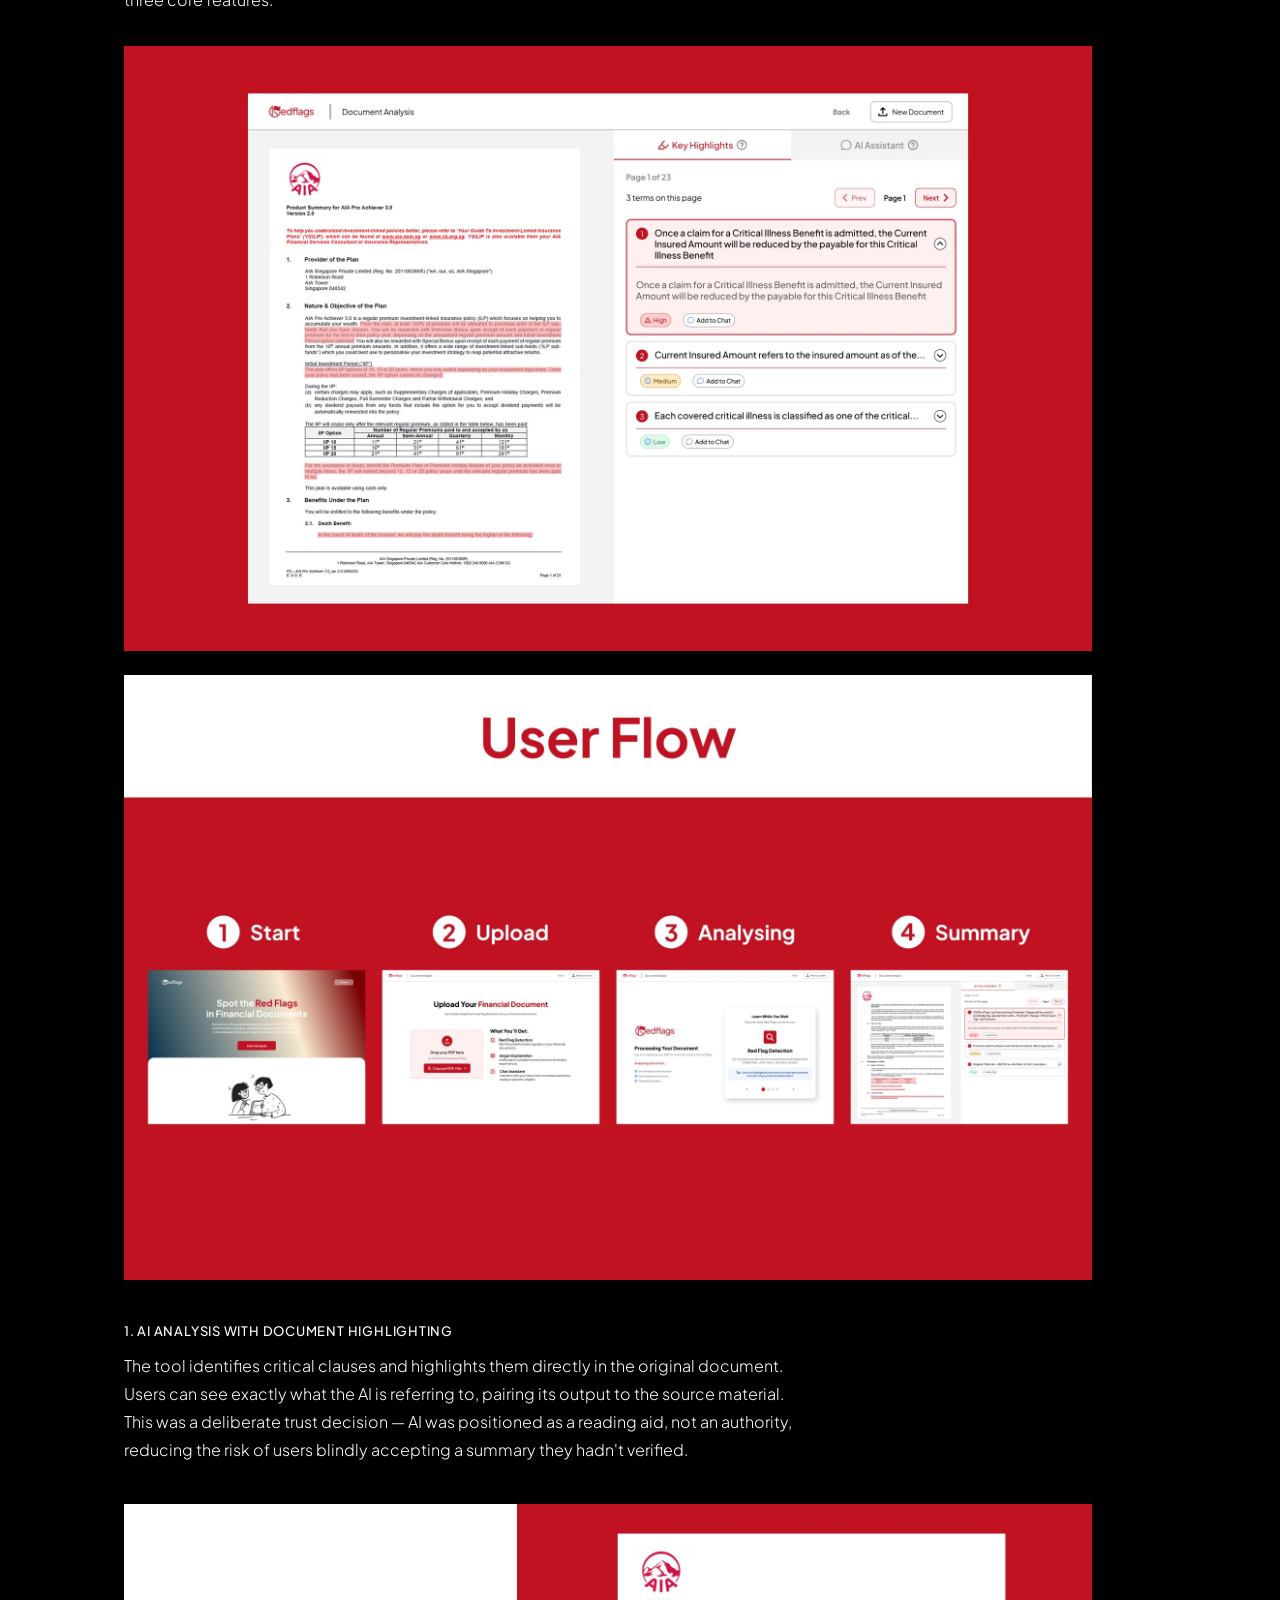
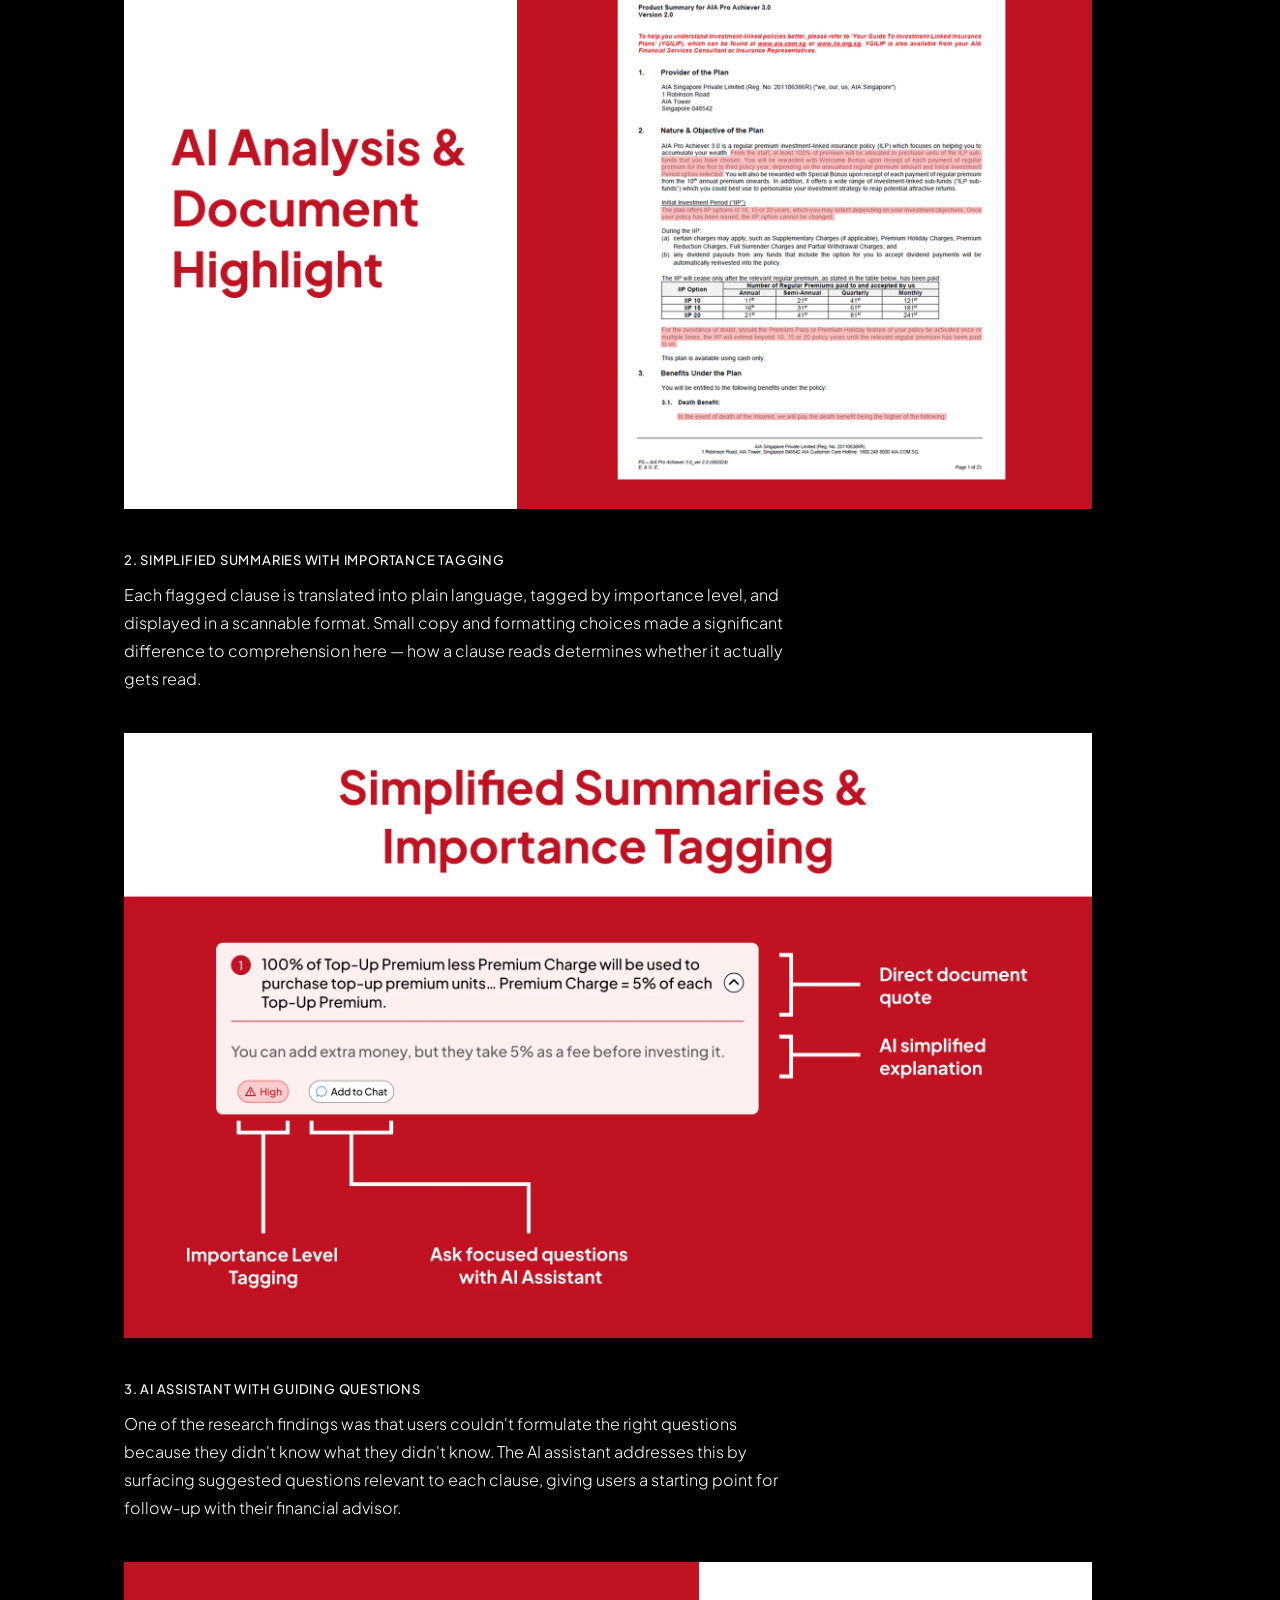
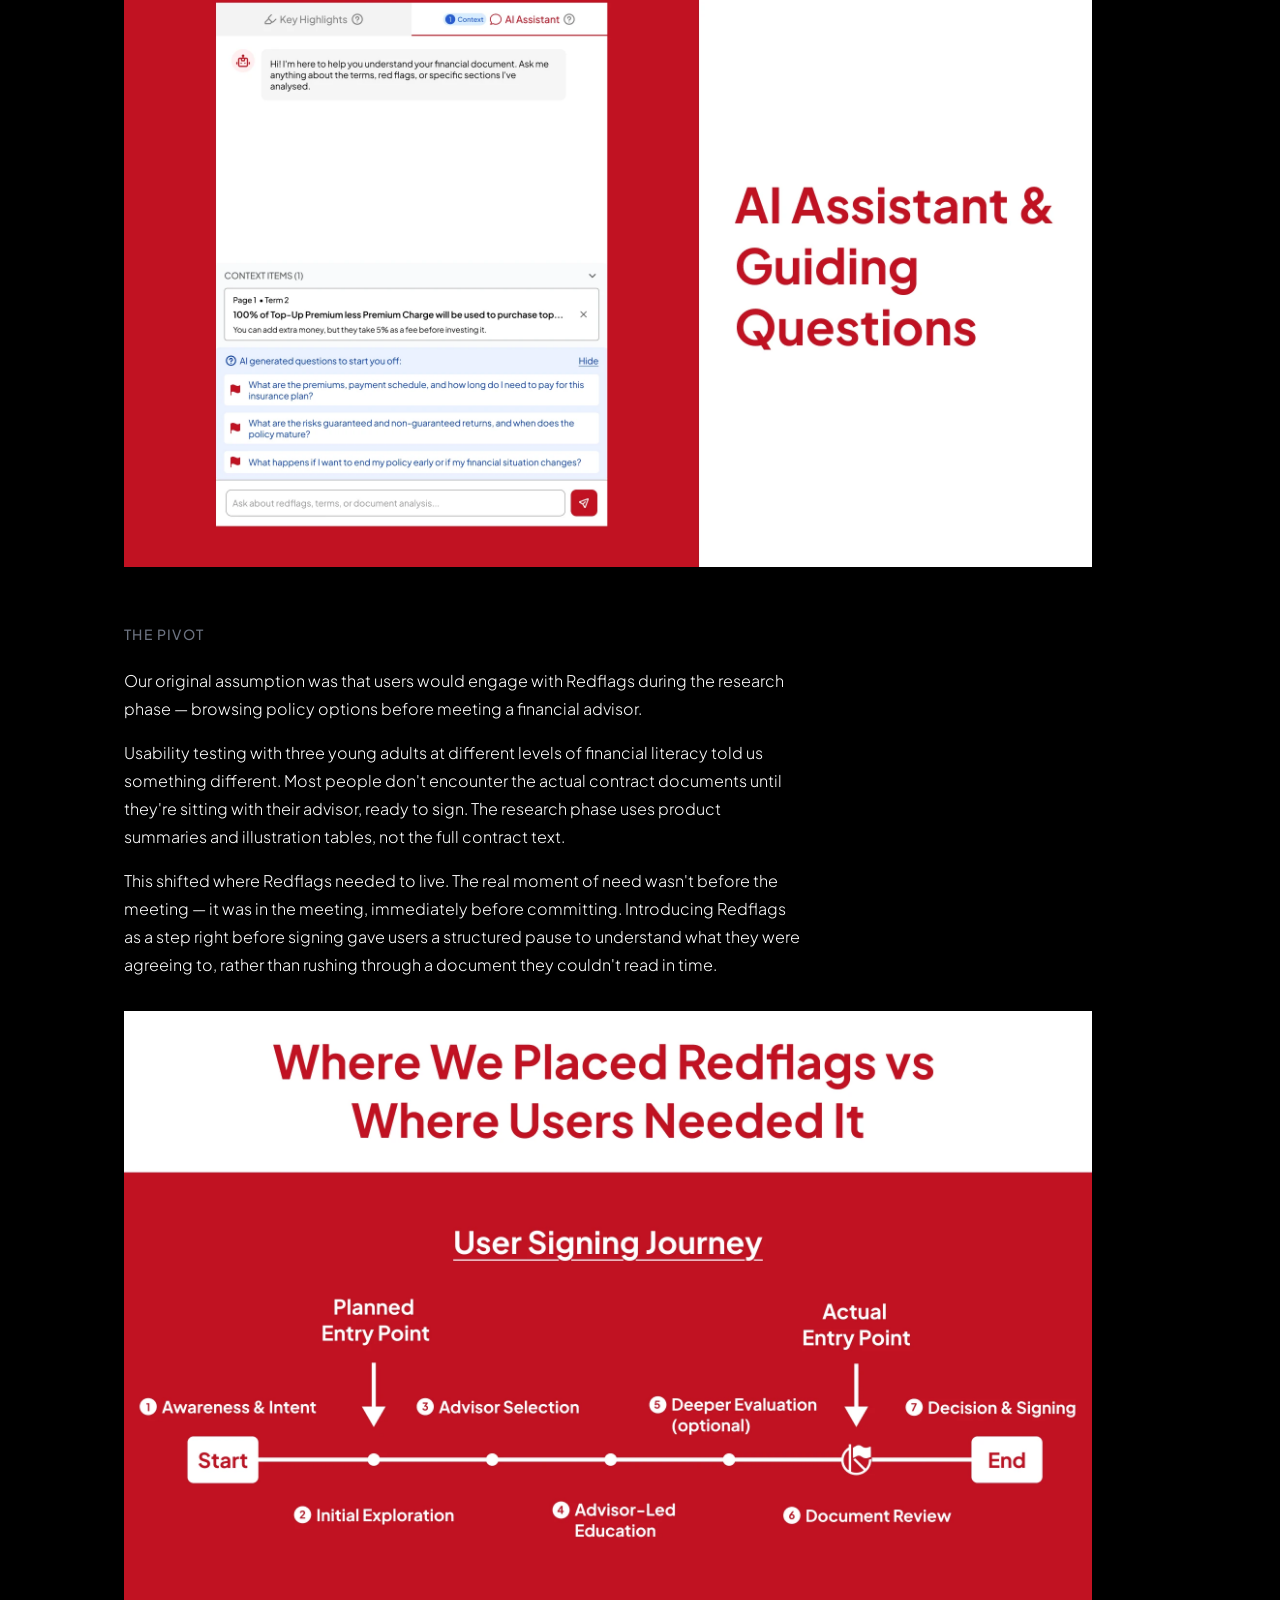
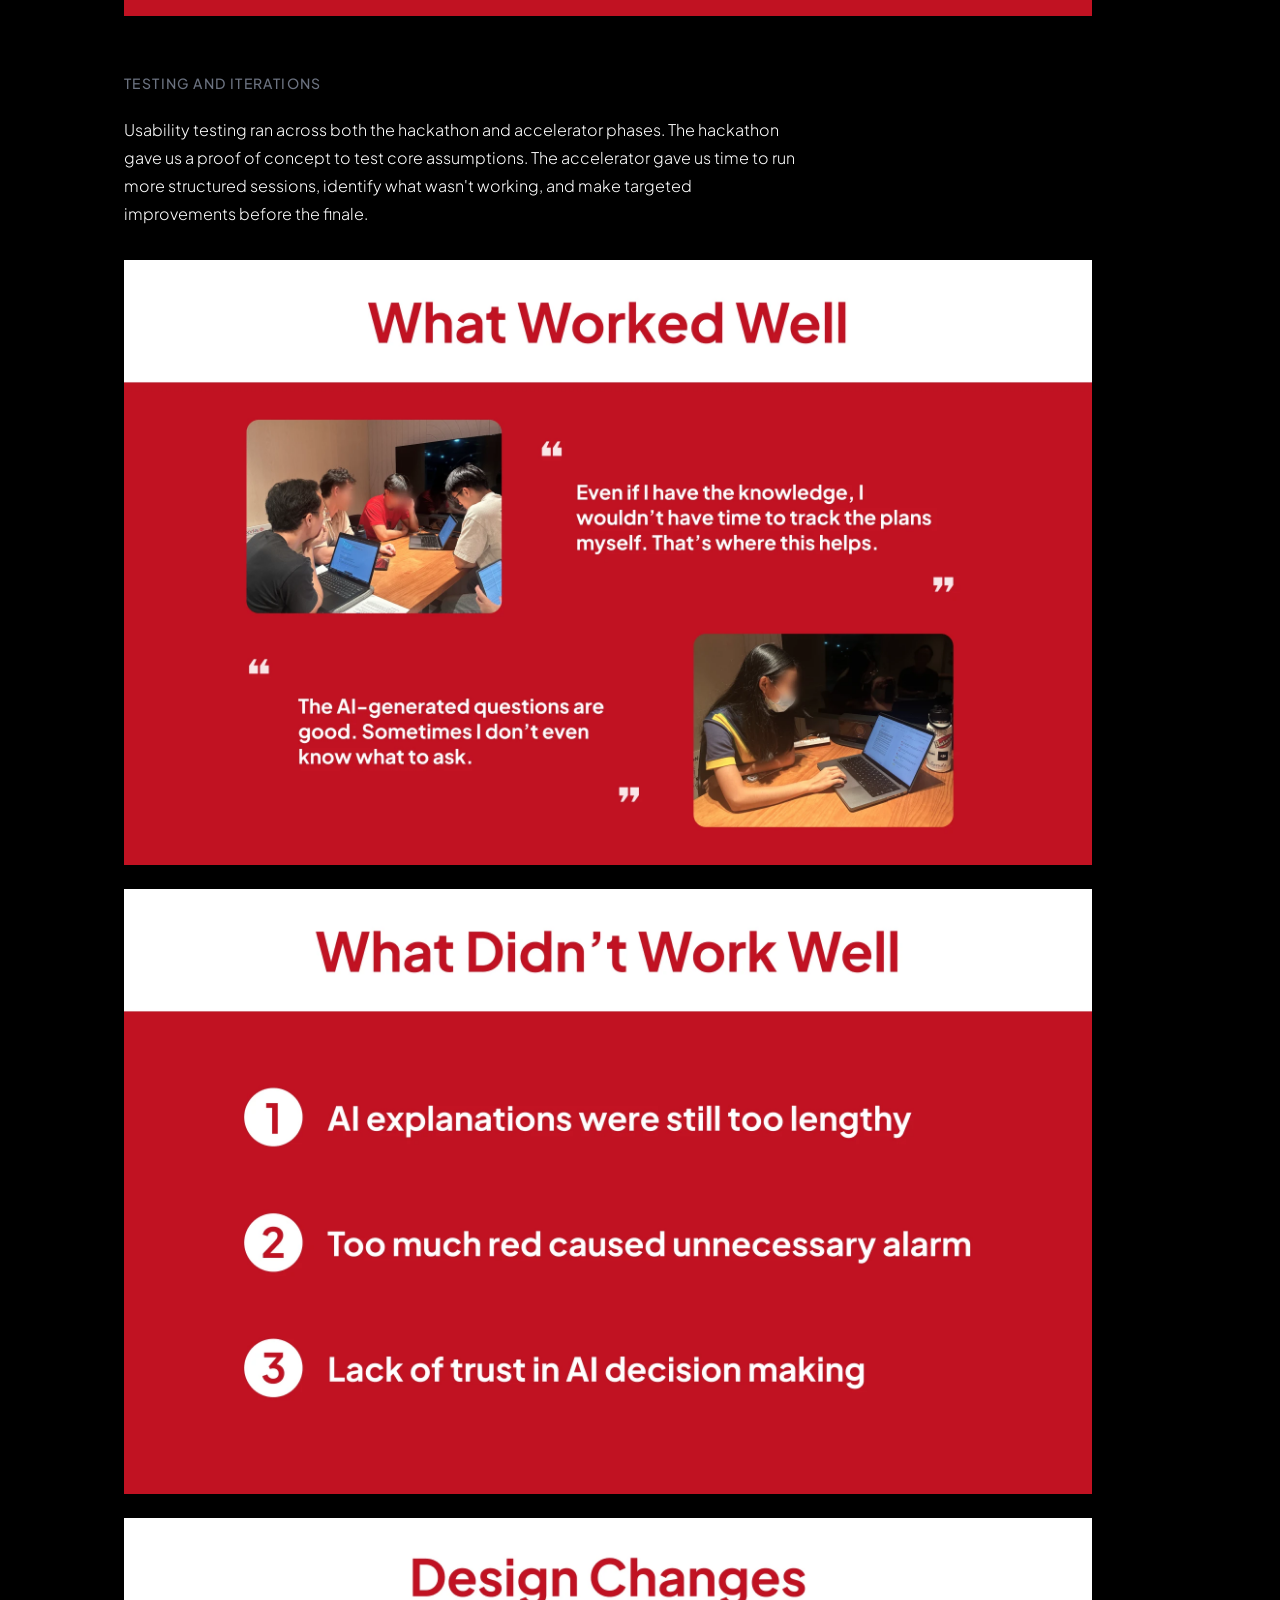
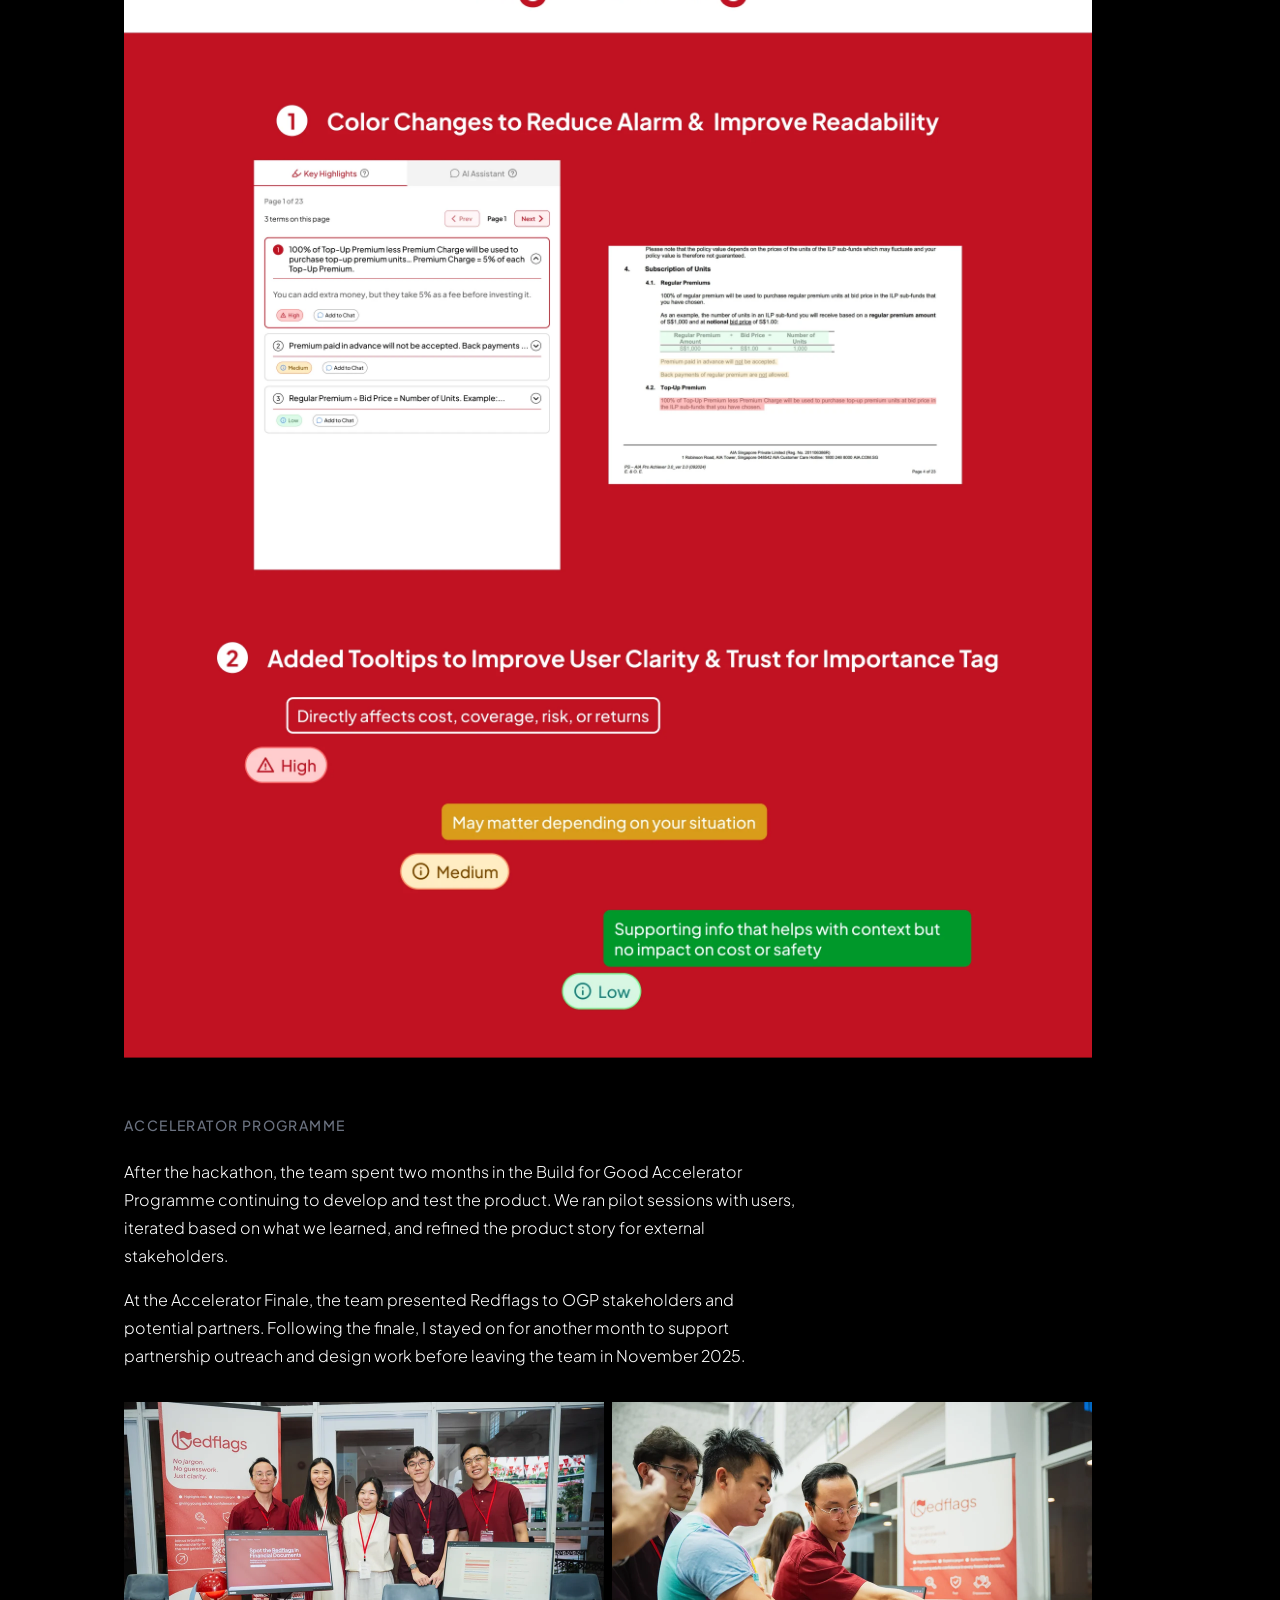
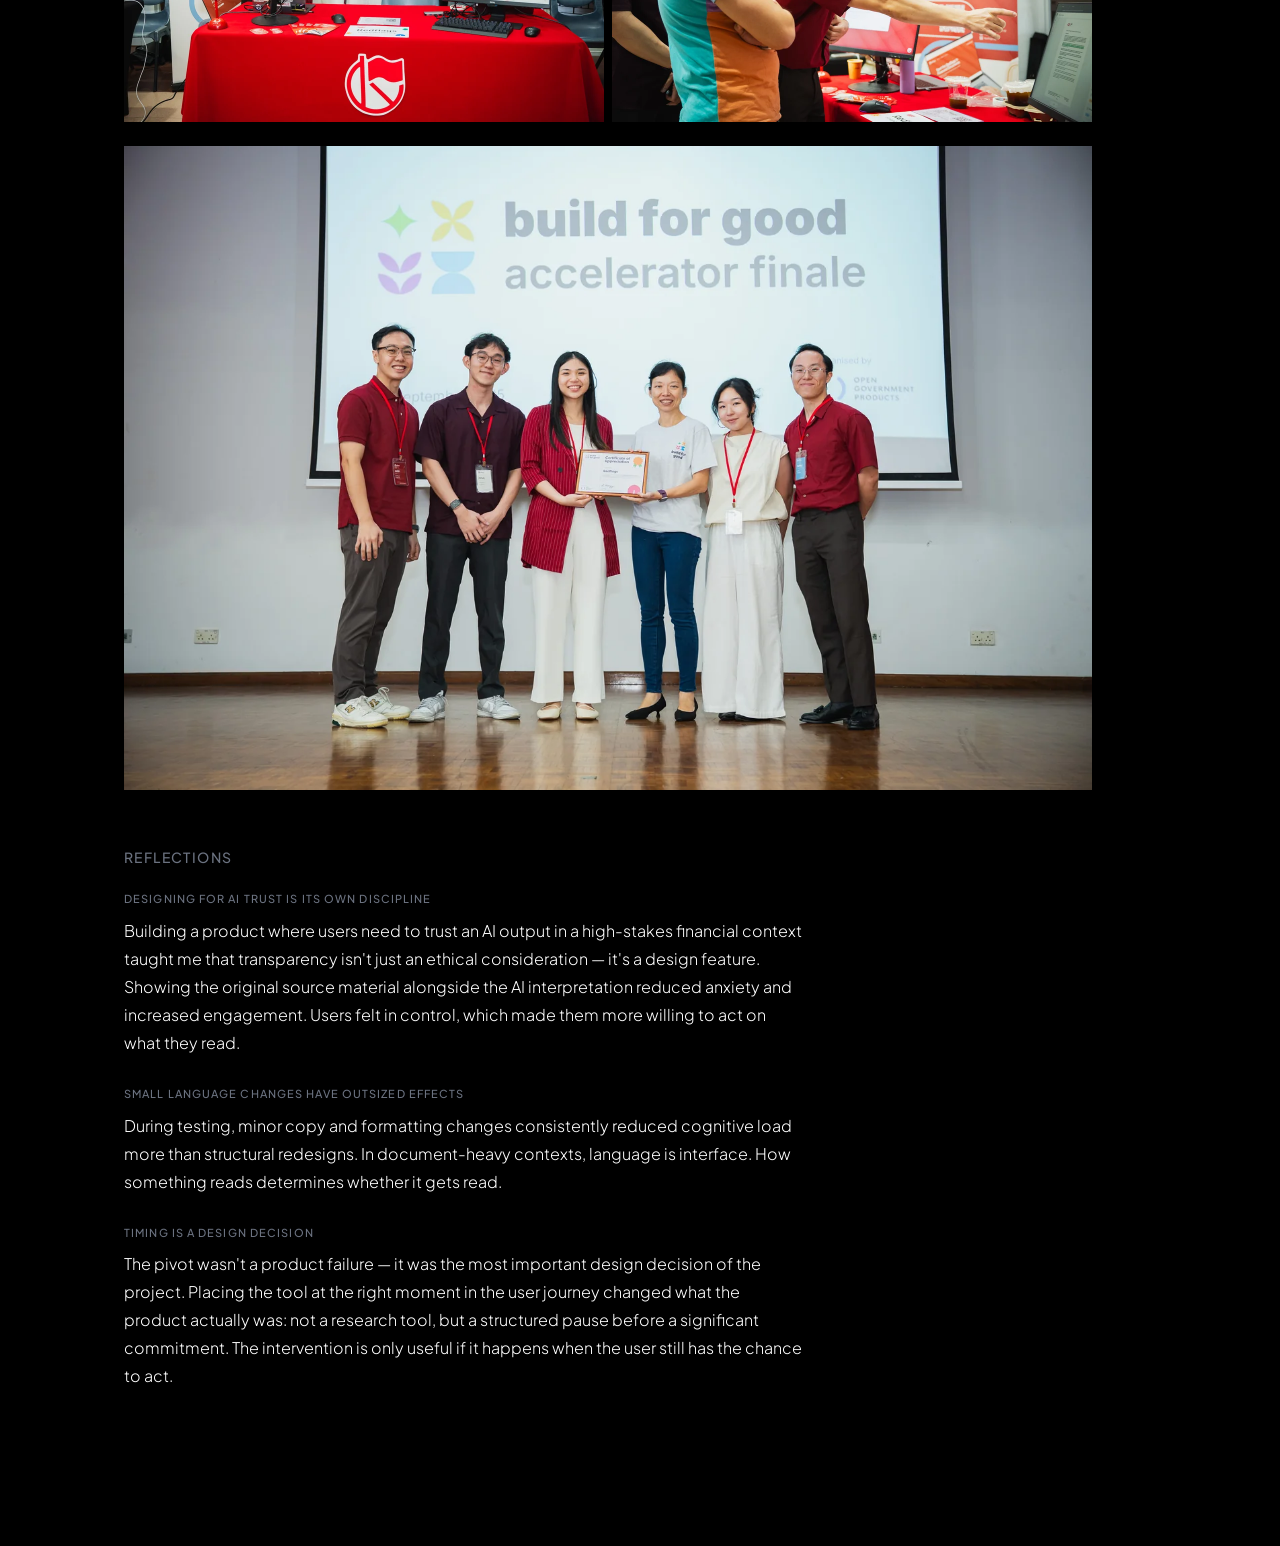
<file: project-redflags.html>
<!DOCTYPE html>
<html lang="en">

<head>
  <meta charset="UTF-8" />
  <meta name="viewport" content="width=device-width, initial-scale=1.0" />
  <title>Redflags — Danny Lim</title>
  <link rel="preconnect" href="https://fonts.googleapis.com" />
  <link rel="preconnect" href="https://fonts.gstatic.com" crossorigin />
  <link
    href="https://fonts.googleapis.com/css2?family=Instrument+Serif:ital@1&family=Plus+Jakarta+Sans:wght@300;400;500&display=swap"
    rel="stylesheet" />
  <link rel="stylesheet" href="style.css" />
</head>

<body>

  <!-- MOBILE TOP NAV -->
  <header class="mobile-header">
    <nav class="mobile-nav">
      <a href="index.html#work">Work</a>
      <a href="photography.html">Photography</a>
    </nav>
    <div class="mobile-social">
      <a href="mailto:hello@dannylim.com">Email</a>
      /
      <a href="https://www.linkedin.com/in/danny-lim-559282153/">LinkedIn</a>
    </div>
  </header>

  <!-- FIXED RIGHT SIDEBAR (desktop) -->
  <aside class="sidebar">
    <nav class="sidebar-nav">
      <a href="index.html#work">Work</a>
      <a href="photography.html">Photography</a>
    </nav>
    <div class="sidebar-social">
      <a href="mailto:hello@dannylim.com">Email</a>
      <a href="https://www.linkedin.com/in/danny-lim-559282153/">LinkedIn</a>
    </div>
  </aside>

  <!-- MAIN -->
  <main class="main">

    <a href="index.html" class="back-link">← Back</a>

    <!-- HERO IMAGE -->
    <div class="img-wrap" style="margin-bottom: 48px;">
      <img src="portfolio images/Redflags Project/Hero.webp" alt="Redflags — AI Financial Document Reader" />
    </div>

    <!-- PROJECT HEADER -->
    <h1 class="project-title">REDFLAGS — HELPING YOUNG ADULTS MAKE CONFIDENT FINANCIAL DECISIONS</h1>
    <p class="entry-desc">
      A hackathon project that grew into a funded accelerator product. Redflags uses AI to help young adults
      understand financial contracts before they sign them, turning dense legal language into something they can
      actually act on.
    </p>

    <!-- STAT BLOCK -->
    <div class="project-stats">
      <div class="project-stat">
        <span class="stat-number">Top 5</span>
        <span class="stat-label">of 21 teams at Build for Good 2025</span>
      </div>
      <div class="project-stat">
        <span class="stat-number">$20K</span>
        <span class="stat-label">in accelerator funding secured</span>
      </div>
      <div class="project-stat">
        <span class="stat-number">4 mths</span>
        <span class="stat-label">from hackathon to accelerator finale</span>
      </div>
    </div>

    <!-- META -->
    <p class="project-meta">
      UI/UX Lead &nbsp;|&nbsp; June – November 2025 &nbsp;|&nbsp; 1 PM, 4 developers, 2 designers
      &nbsp;|&nbsp; Build for Good Hackathon + Accelerator by OGP &amp; People's Association
    </p>

    <!-- HOW MIGHT WE -->
    <div class="project-hmw">
      "How might we help young adults engage with financial contracts confidently, at the moment they need it most?"
    </div>

    <!-- CONTEXT -->
    <section class="project-section">
      <h2 class="section-label">Context</h2>
      <p class="entry-desc">
        Redflags started at the 2025 Build for Good Community Hackathon, co-organised by Open Government Products
        and the People's Association. The prompt was to design for a real social need.
      </p>
      <p class="entry-desc">
        The problem came from within the team: one member had recently signed an insurance policy without fully
        understanding what they were agreeing to. It wasn't an unusual experience. Young adults entering financial
        independence regularly encounter insurance and investment contracts filled with specialised terminology,
        lengthy clauses, and no easy way to ask the right questions. The consequences of misunderstanding can be
        expensive and long-lasting.
      </p>
      <p class="entry-desc">
        The team placed in the top 5 of 21 competing teams and was selected for the Accelerator Programme,
        receiving $20,000 in funding to continue developing the product. The project was also referenced in a
        Straits Times article on investment-linked plans.
      </p>

      <div class="img-wrap" style="margin-top: 32px; margin-bottom: 24px;">
        <img src="portfolio images/Redflags Project/Group Photo.webp" alt="Team at the Build for Good hackathon" />
      </div>

      <div class="img-wrap" style="margin-bottom: 40px;">
        <img src="portfolio images/Redflags Project/project timeline.webp" alt="Project timeline from hackathon to accelerator finale" />
      </div>

    </section>

    <!-- RESEARCH -->
    <section class="project-section">
      <h2 class="section-label">Research and Validation</h2>
      <p class="entry-desc">
        During the hackathon, we ran interviews with other participants and distributed surveys to young adults
        who had previously dealt with financial documents. The goal was to validate our assumptions about the
        problem before committing to a design direction.
      </p>

      <div class="research-insights">
        <div class="insight-item">
          <p class="insight-label">Finding 01</p>
          <p class="entry-desc">Financial documents are too long and technical — most young adults don't know
            where to start</p>
        </div>
        <div class="insight-item">
          <p class="insight-label">Finding 02</p>
          <p class="entry-desc">Users struggle to ask the right questions because they don't know what they
            don't know</p>
        </div>
        <div class="insight-item">
          <p class="insight-label">Finding 03</p>
          <p class="entry-desc">Most have limited financial literacy and no reliable access to professional
            guidance at the point of decision</p>
        </div>
      </div>

      <div class="img-wrap" style="margin-bottom: 24px;">
        <img src="portfolio images/Redflags Project/InterviewResponses.webp" alt="Interview responses from problem discovery" />
      </div>

      <div class="img-wrap" style="margin-bottom: 40px;">
        <img src="portfolio images/Redflags Project/UserPainQuotes.webp" alt="User pain point quotes from discovery interviews" />
      </div>

    </section>

    <!-- DESIGN -->
    <section class="project-section">
      <h2 class="section-label">Design</h2>

      <p class="entry-desc">
        We built a web application that uses AI to examine financial contracts, surface critical clauses, and
        translate complex terminology into plain language. The design centred on three core features.
      </p>

      <div class="img-wrap" style="margin-top: 32px; margin-bottom: 24px;">
        <img src="portfolio images/Redflags Project/MainDesign.webp" alt="Main design overview of the Redflags application" />
      </div>

      <div class="img-wrap" style="margin-bottom: 40px;">
        <img src="portfolio images/Redflags Project/UserFlow.webp" alt="User flow through the Redflags application" />
      </div>

      <div class="project-feature">
        <p class="feature-title">1. AI analysis with document highlighting</p>
        <p class="entry-desc">
          The tool identifies critical clauses and highlights them directly in the original document. Users can
          see exactly what the AI is referring to, pairing its output to the source material. This was a
          deliberate trust decision — AI was positioned as a reading aid, not an authority, reducing the risk
          of users blindly accepting a summary they hadn't verified.
        </p>
      </div>

      <div class="img-wrap" style="margin-bottom: 40px;">
        <img src="portfolio images/Redflags Project/Feature1.webp" alt="AI analysis and document highlighting feature" />
      </div>

      <div class="project-feature">
        <p class="feature-title">2. Simplified summaries with importance tagging</p>
        <p class="entry-desc">
          Each flagged clause is translated into plain language, tagged by importance level, and displayed
          in a scannable format. Small copy and formatting choices made a significant difference to comprehension
          here — how a clause reads determines whether it actually gets read.
        </p>
      </div>

      <div class="img-wrap" style="margin-bottom: 40px;">
        <img src="portfolio images/Redflags Project/Feature2.webp" alt="Simplified summaries and importance tagging" />
      </div>

      <div class="project-feature">
        <p class="feature-title">3. AI assistant with guiding questions</p>
        <p class="entry-desc">
          One of the research findings was that users couldn't formulate the right questions because they
          didn't know what they didn't know. The AI assistant addresses this by surfacing suggested questions
          relevant to each clause, giving users a starting point for follow-up with their financial advisor.
        </p>
      </div>

      <div class="img-wrap" style="margin-bottom: 40px;">
        <img src="portfolio images/Redflags Project/Feature3.webp" alt="AI assistant with guiding questions feature" />
      </div>

    </section>

    <!-- THE PIVOT -->
    <section class="project-section">
      <h2 class="section-label">The Pivot</h2>
      <p class="entry-desc">
        Our original assumption was that users would engage with Redflags during the research phase — browsing
        policy options before meeting a financial advisor.
      </p>
      <p class="entry-desc">
        Usability testing with three young adults at different levels of financial literacy told us something
        different. Most people don't encounter the actual contract documents until they're sitting with their
        advisor, ready to sign. The research phase uses product summaries and illustration tables, not the full
        contract text.
      </p>
      <p class="entry-desc">
        This shifted where Redflags needed to live. The real moment of need wasn't before the meeting — it was
        in the meeting, immediately before committing. Introducing Redflags as a step right before signing gave
        users a structured pause to understand what they were agreeing to, rather than rushing through a document
        they couldn't read in time.
      </p>

      <div class="img-wrap" style="margin-top: 32px; margin-bottom: 40px;">
        <img src="portfolio images/Redflags Project/ProductEntryPoint.webp" alt="User signing journey showing the pivot in positioning" />
      </div>

    </section>

    <!-- TESTING AND ITERATIONS -->
    <section class="project-section">
      <h2 class="section-label">Testing and Iterations</h2>
      <p class="entry-desc">
        Usability testing ran across both the hackathon and accelerator phases. The hackathon gave us a proof
        of concept to test core assumptions. The accelerator gave us time to run more structured sessions,
        identify what wasn't working, and make targeted improvements before the finale.
      </p>

      <div class="img-wrap" style="margin-top: 32px; margin-bottom: 24px;">
        <img src="portfolio images/Redflags Project/UAT.webp" alt="Proof of concept user testing during the hackathon" />
      </div>

      <div class="img-wrap" style="margin-bottom: 24px;">
        <img src="portfolio images/Redflags Project/UAT Feedback Negative.webp" alt="Design improvements discovered through user testing" />
      </div>

      <div class="img-wrap" style="margin-bottom: 40px;">
        <img src="portfolio images/Redflags Project/Design Changes.webp" alt="Design changes made based on user testing" />
      </div>

    </section>

    <!-- ACCELERATOR -->
    <section class="project-section">
      <h2 class="section-label">Accelerator Programme</h2>
      <p class="entry-desc">
        After the hackathon, the team spent two months in the Build for Good Accelerator Programme continuing
        to develop and test the product. We ran pilot sessions with users, iterated based on what we learned,
        and refined the product story for external stakeholders.
      </p>
      <p class="entry-desc">
        At the Accelerator Finale, the team presented Redflags to OGP stakeholders and potential partners.
        Following the finale, I stayed on for another month to support partnership outreach and design work
        before leaving the team in November 2025.
      </p>

      <div class="entry-images two-col" style="margin-top: 32px; margin-bottom: 24px;">
        <div class="img-wrap">
          <img src="portfolio images/Redflags Project/accelerator team booth.webp" alt="Team at the accelerator booth" />
        </div>
        <div class="img-wrap">
          <img src="portfolio images/Redflags Project/booth product presentation to accelerator visitors.webp" alt="Presenting the product to accelerator visitors" />
        </div>
      </div>

      <div class="img-wrap" style="margin-bottom: 40px;">
        <img src="portfolio images/Redflags Project/accelerator minister recognition.webp" alt="Ministerial recognition at the accelerator" />
      </div>

    </section>

    <!-- REFLECTIONS -->
    <section class="project-section">
      <h2 class="section-label">Reflections</h2>

      <div class="scenario-sub">
        <p class="scenario-sub-title">Designing for AI trust is its own discipline</p>
        <p class="entry-desc">
          Building a product where users need to trust an AI output in a high-stakes financial context taught
          me that transparency isn't just an ethical consideration — it's a design feature. Showing the original
          source material alongside the AI interpretation reduced anxiety and increased engagement. Users felt
          in control, which made them more willing to act on what they read.
        </p>
      </div>

      <div class="scenario-sub">
        <p class="scenario-sub-title">Small language changes have outsized effects</p>
        <p class="entry-desc">
          During testing, minor copy and formatting changes consistently reduced cognitive load more than
          structural redesigns. In document-heavy contexts, language is interface. How something reads
          determines whether it gets read.
        </p>
      </div>

      <div class="scenario-sub">
        <p class="scenario-sub-title">Timing is a design decision</p>
        <p class="entry-desc">
          The pivot wasn't a product failure — it was the most important design decision of the project.
          Placing the tool at the right moment in the user journey changed what the product actually was:
          not a research tool, but a structured pause before a significant commitment. The intervention is
          only useful if it happens when the user still has the chance to act.
        </p>
      </div>

    </section>

  </main>

  <script src="script.js"></script>
</body>

</html>
</file>
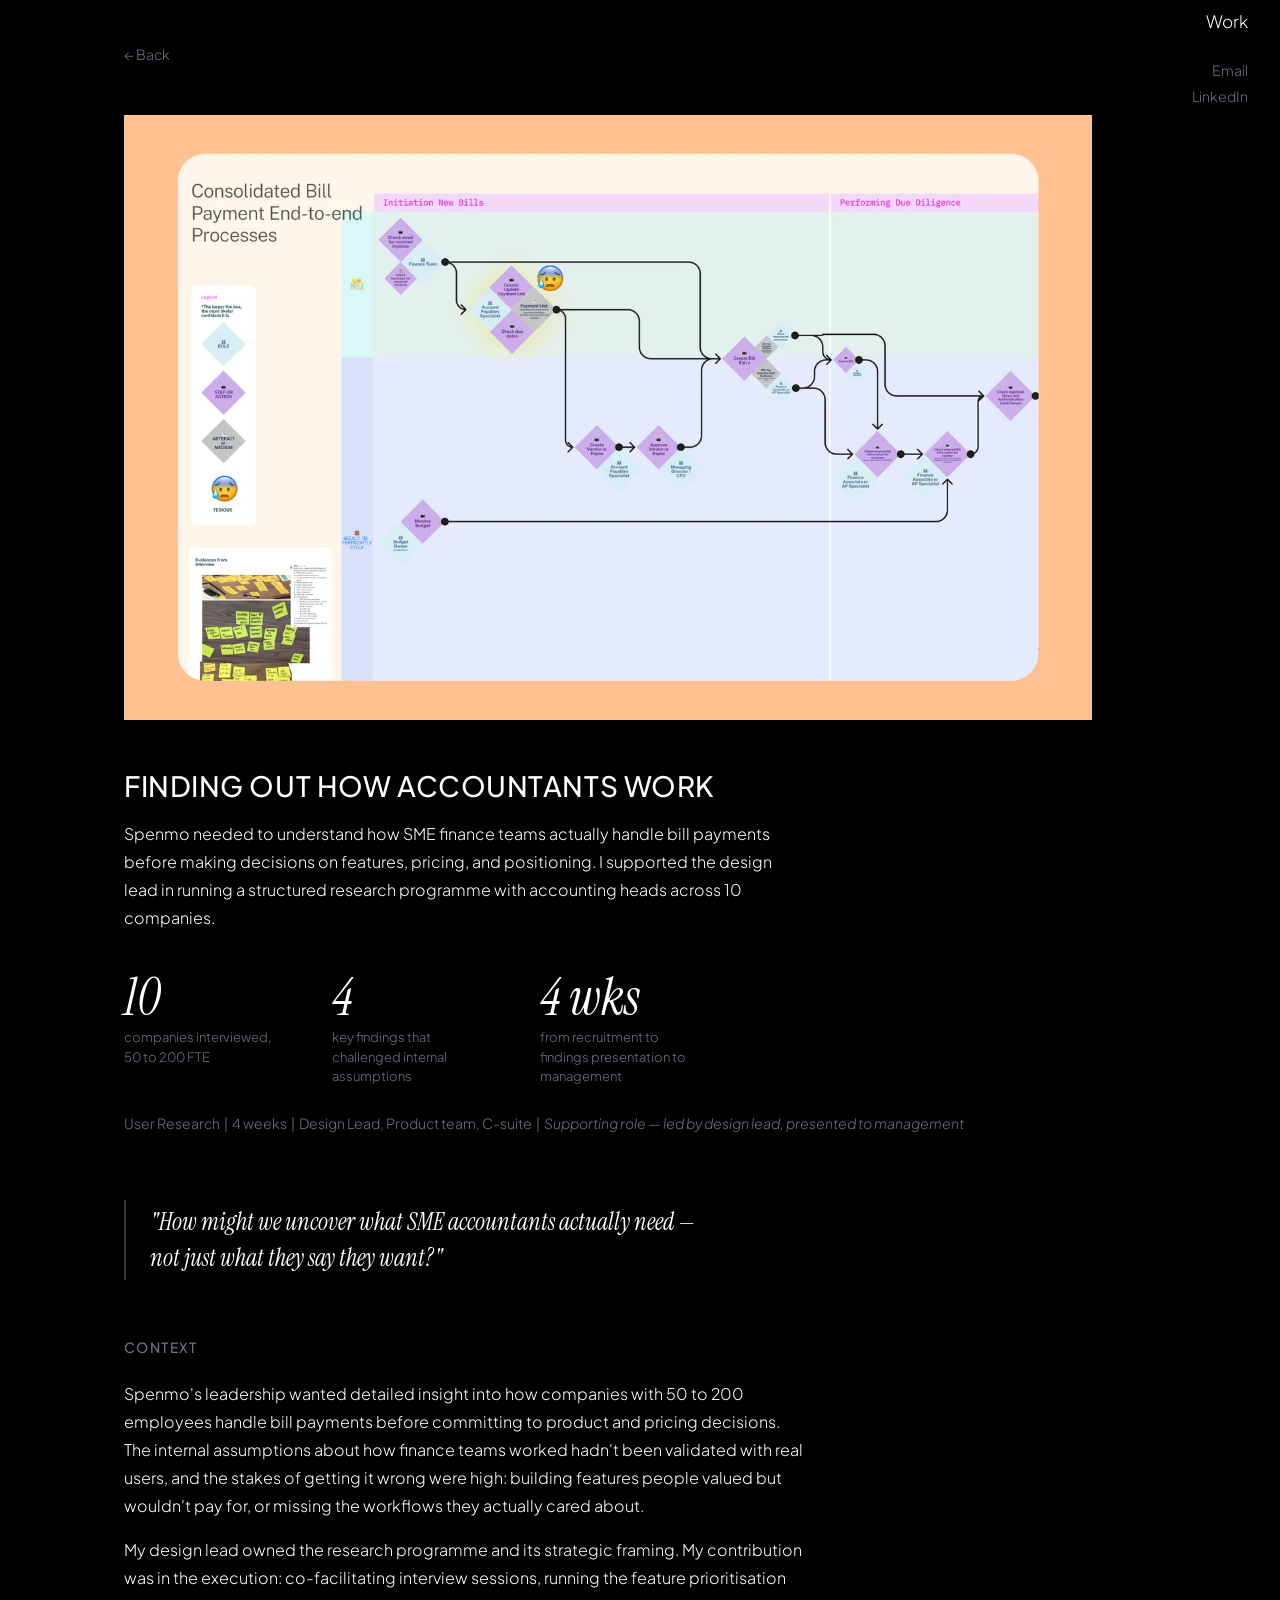
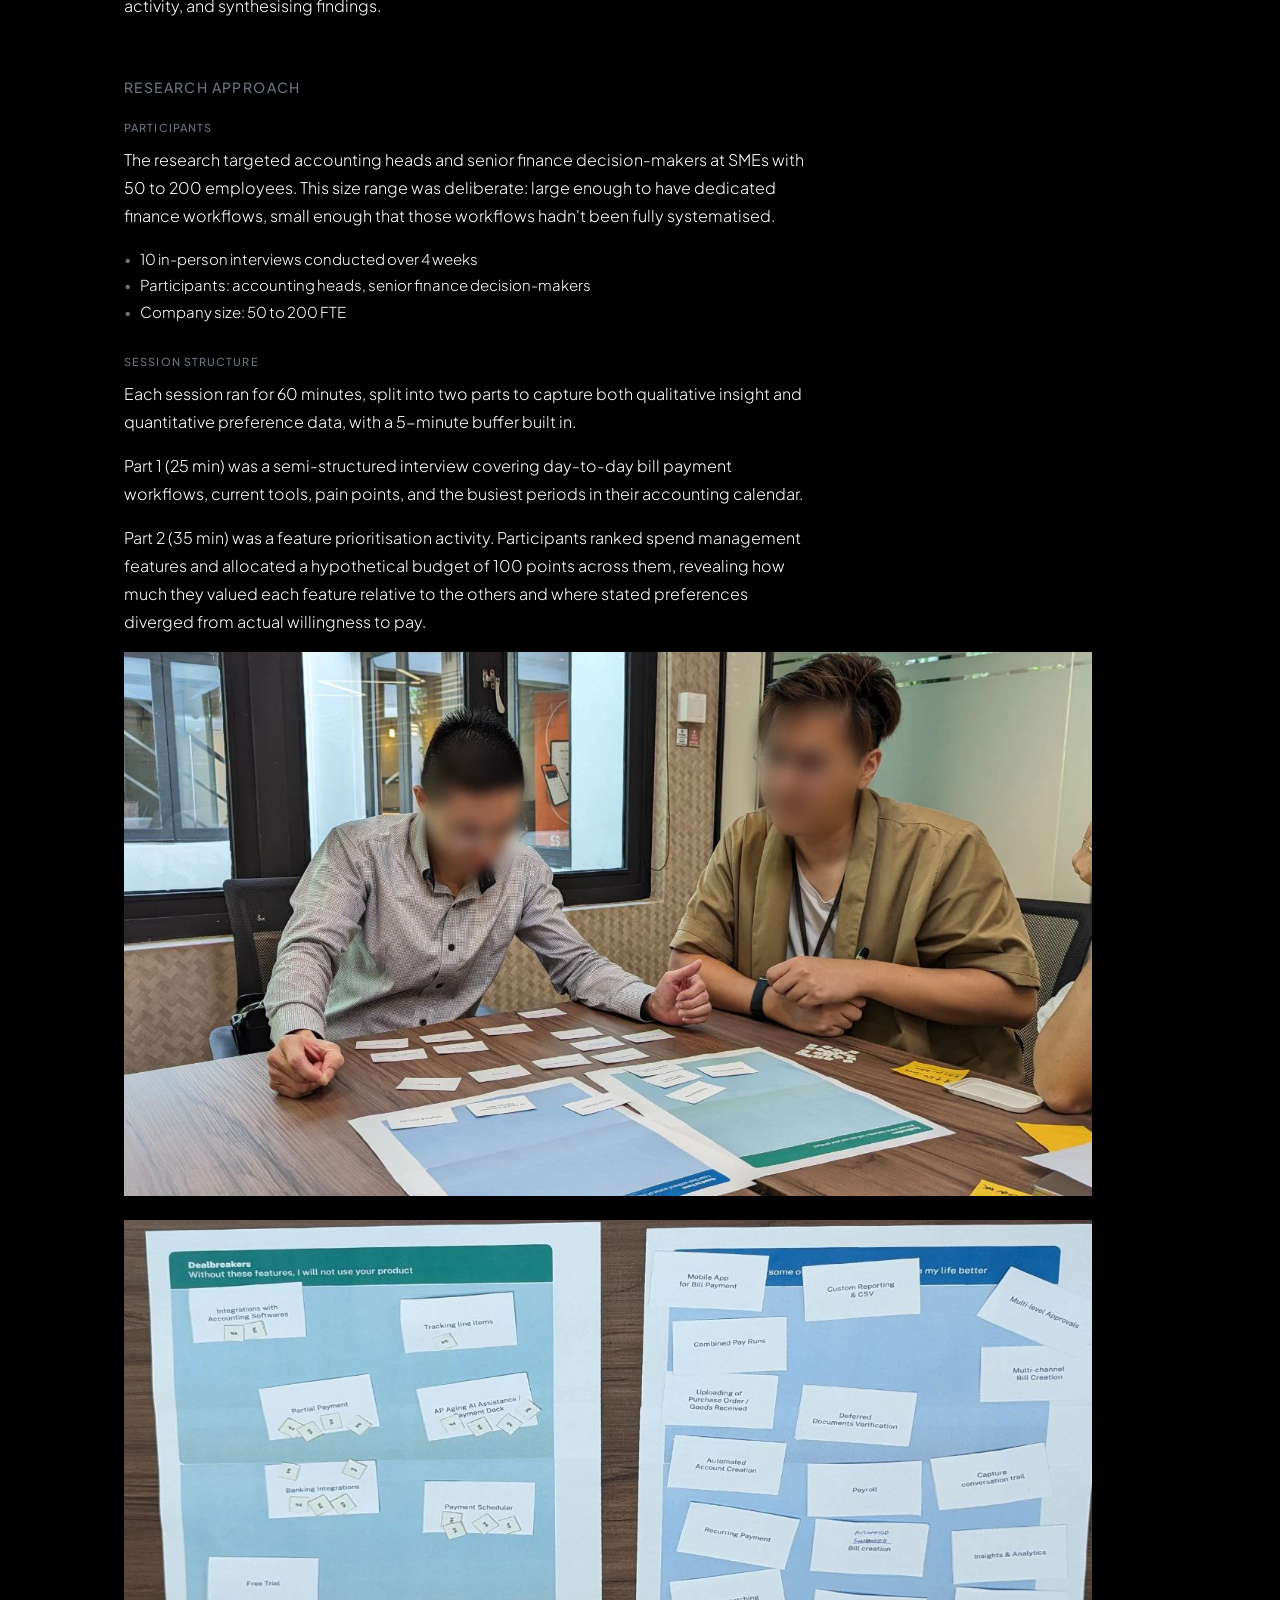
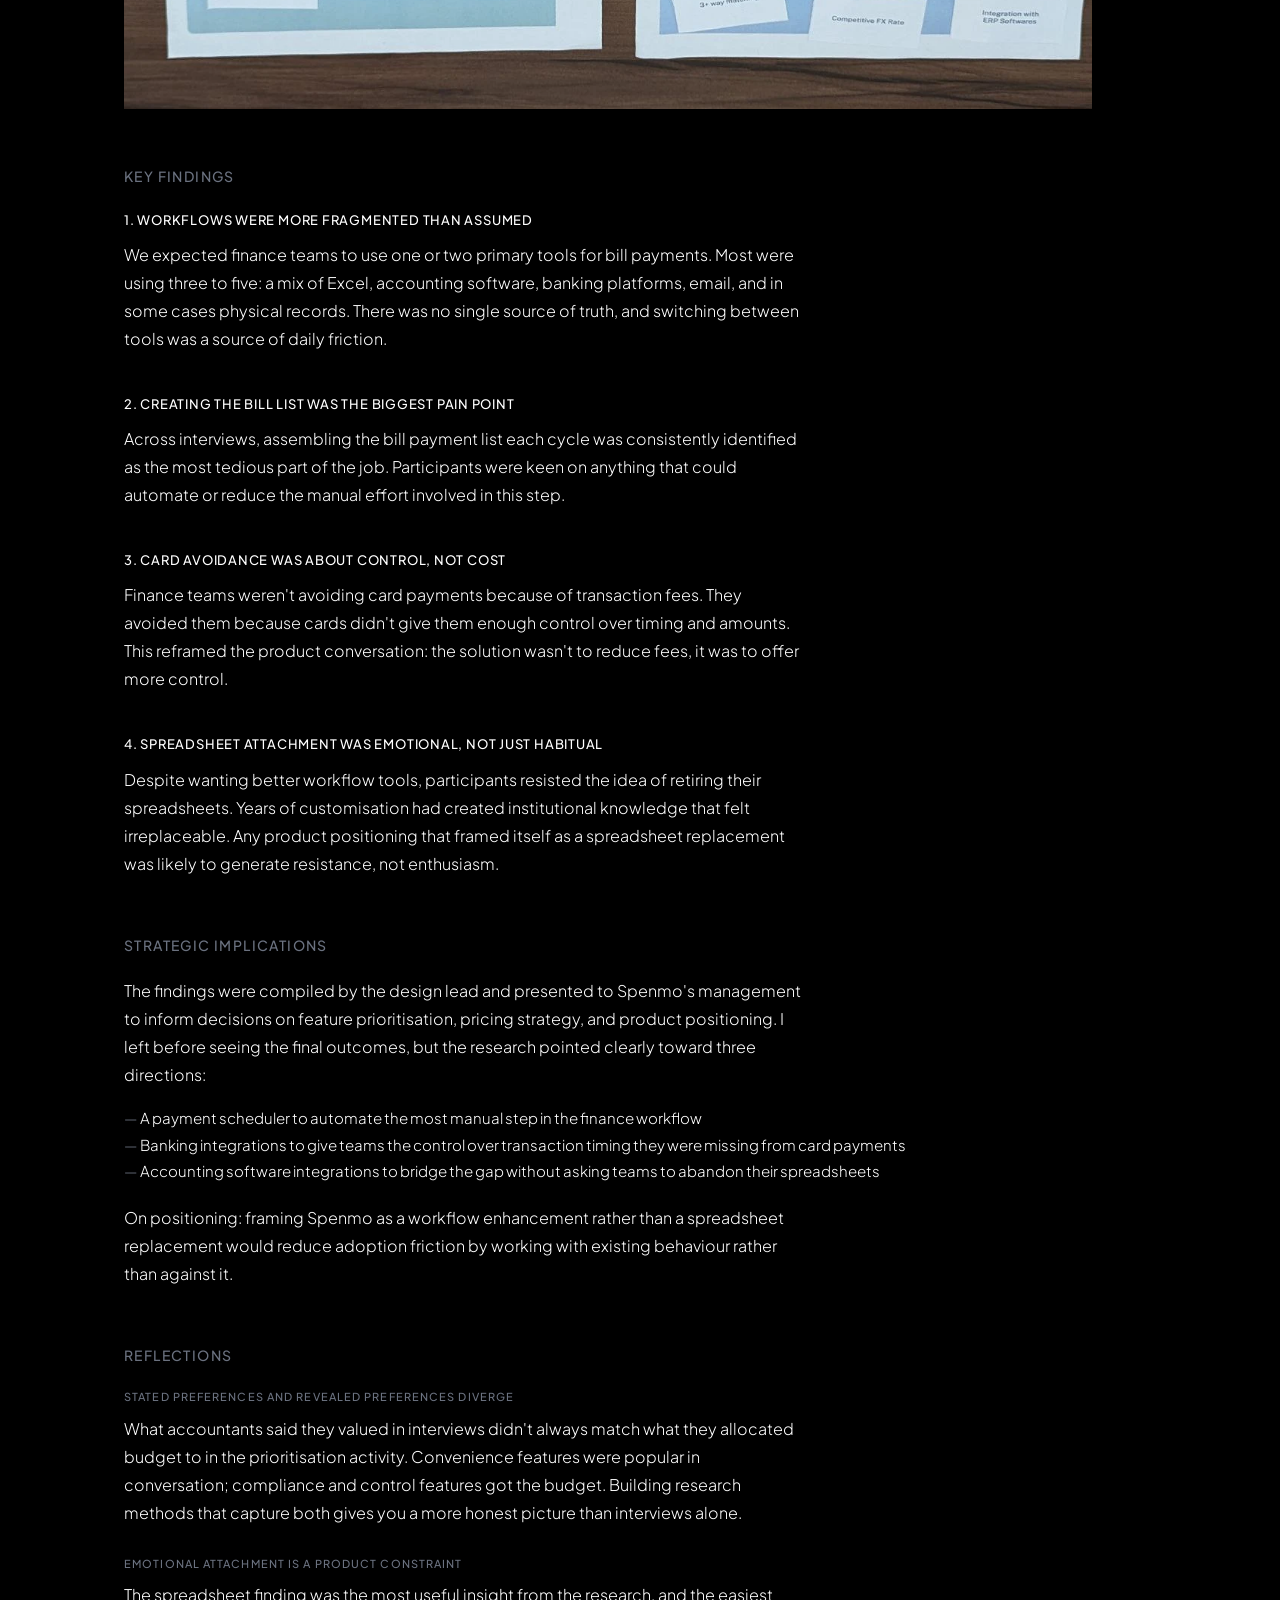
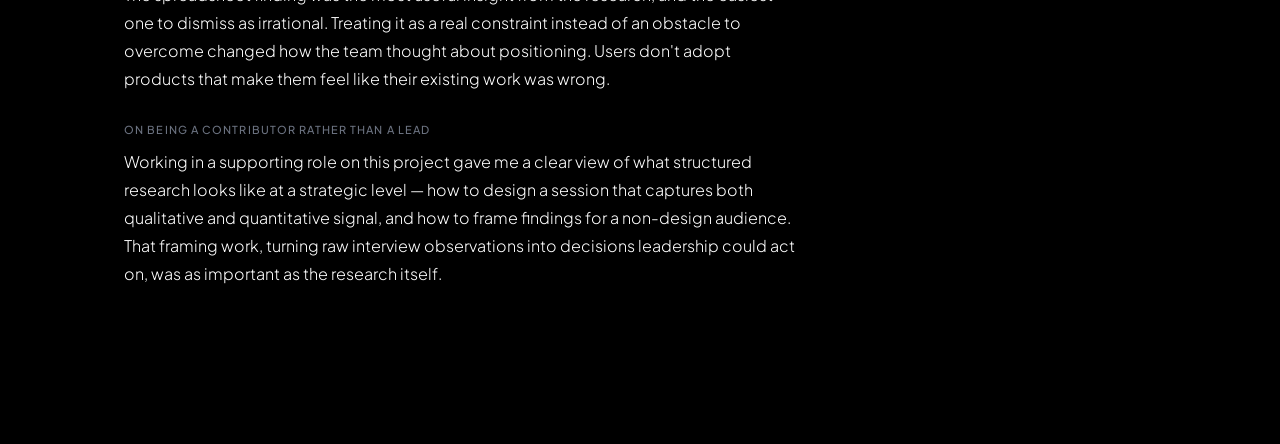
<file: project-research.html>
<!DOCTYPE html>
<html lang="en">

<head>
  <meta charset="UTF-8" />
  <meta name="viewport" content="width=device-width, initial-scale=1.0" />
  <title>Accountant Research — Danny Lim</title>
  <link rel="preconnect" href="https://fonts.googleapis.com" />
  <link rel="preconnect" href="https://fonts.gstatic.com" crossorigin />
  <link
    href="https://fonts.googleapis.com/css2?family=Instrument+Serif:ital@1&family=Plus+Jakarta+Sans:wght@300;400;500&display=swap"
    rel="stylesheet" />
  <link rel="stylesheet" href="style.css" />
</head>

<body>

  <!-- MOBILE TOP NAV -->
  <header class="mobile-header">
    <nav class="mobile-nav">
      <a href="index.html#work">Work</a>
    </nav>
    <div class="mobile-social">
      <a href="mailto:hello@dannylim.com">Email</a>
      /
      <a href="https://www.linkedin.com/in/danny-lim-559282153/">LinkedIn</a>
    </div>
  </header>

  <!-- FIXED RIGHT SIDEBAR (desktop) -->
  <aside class="sidebar">
    <nav class="sidebar-nav">
      <a href="index.html#work">Work</a>
    </nav>
    <div class="sidebar-social">
      <a href="mailto:hello@dannylim.com">Email</a>
      <a href="https://www.linkedin.com/in/danny-lim-559282153/">LinkedIn</a>
    </div>
  </aside>

  <!-- MAIN -->
  <main class="main">

    <a href="index.html" class="back-link">← Back</a>

    <!-- HERO IMAGE -->
    <div class="img-wrap" style="margin-bottom: 48px;">
      <img src="portfolio images/Spenmo Research project/Spenmo_Research.webp" alt="Accountant Research" />
    </div>

    <!-- PROJECT HEADER -->
    <h1 class="project-title">FINDING OUT HOW ACCOUNTANTS WORK</h1>
    <p class="entry-desc">
      Spenmo needed to understand how SME finance teams actually handle bill payments before making decisions on
      features, pricing, and positioning. I supported the design lead in running a structured research programme
      with accounting heads across 10 companies.
    </p>

    <!-- STAT BLOCK -->
    <div class="project-stats">
      <div class="project-stat">
        <span class="stat-number">10</span>
        <span class="stat-label">companies interviewed, 50 to 200 FTE</span>
      </div>
      <div class="project-stat">
        <span class="stat-number">4</span>
        <span class="stat-label">key findings that challenged internal assumptions</span>
      </div>
      <div class="project-stat">
        <span class="stat-number">4 wks</span>
        <span class="stat-label">from recruitment to findings presentation to management</span>
      </div>
    </div>

    <!-- META -->
    <p class="project-meta">
      User Research &nbsp;|&nbsp; 4 weeks &nbsp;|&nbsp; Design Lead, Product team, C-suite
      &nbsp;|&nbsp; <em>Supporting role — led by design lead, presented to management</em>
    </p>

    <!-- HOW MIGHT WE -->
    <div class="project-hmw">
      "How might we uncover what SME accountants actually need — not just what they say they want?"
    </div>

    <!-- CONTEXT -->
    <section class="project-section">
      <h2 class="section-label">Context</h2>
      <p class="entry-desc">
        Spenmo's leadership wanted detailed insight into how companies with 50 to 200 employees handle bill payments
        before committing to product and pricing decisions. The internal assumptions about how finance teams worked
        hadn't been validated with real users, and the stakes of getting it wrong were high: building features people
        valued but wouldn't pay for, or missing the workflows they actually cared about.
      </p>
      <p class="entry-desc">
        My design lead owned the research programme and its strategic framing. My contribution was in the execution:
        co-facilitating interview sessions, running the feature prioritisation activity, and synthesising findings.
      </p>
    </section>

    <!-- RESEARCH APPROACH -->
    <section class="project-section">
      <h2 class="section-label">Research Approach</h2>

      <div class="scenario-sub">
        <p class="scenario-sub-title">Participants</p>
        <p class="entry-desc">
          The research targeted accounting heads and senior finance decision-makers at SMEs with 50 to 200 employees.
          This size range was deliberate: large enough to have dedicated finance workflows, small enough that those
          workflows hadn't been fully systematised.
        </p>
        <ul class="feature-list">
          <li>10 in-person interviews conducted over 4 weeks</li>
          <li>Participants: accounting heads, senior finance decision-makers</li>
          <li>Company size: 50 to 200 FTE</li>
        </ul>
      </div>

      <div class="scenario-sub">
        <p class="scenario-sub-title">Session Structure</p>
        <p class="entry-desc">
          Each session ran for 60 minutes, split into two parts to capture both qualitative insight and quantitative
          preference data, with a 5-minute buffer built in.
        </p>
        <p class="entry-desc">
          Part 1 (25 min) was a semi-structured interview covering day-to-day bill payment workflows, current tools,
          pain points, and the busiest periods in their accounting calendar.
        </p>
        <p class="entry-desc">
          Part 2 (35 min) was a feature prioritisation activity. Participants ranked spend management features and
          allocated a hypothetical budget of 100 points across them, revealing how much they valued each feature
          relative to the others and where stated preferences diverged from actual willingness to pay.
        </p>
        <div class="img-wrap" style="margin-top: 16px; margin-bottom: 24px; max-width: 1280px;">
          <img src="portfolio images/Spenmo Research project/Research Interview.webp" alt="Semi-structured interview session" />
        </div>
        <div class="img-wrap" style="margin-bottom: 0; max-width: 1280px;">
          <img src="portfolio images/Spenmo Research project/Research Activity.webp" alt="Feature prioritisation activity session" />
        </div>
      </div>

    </section>

    <!-- KEY FINDINGS -->
    <section class="project-section">
      <h2 class="section-label">Key Findings</h2>

      <div class="project-feature">
        <p class="feature-title">1. Workflows were more fragmented than assumed</p>
        <p class="entry-desc">
          We expected finance teams to use one or two primary tools for bill payments. Most were using three to five:
          a mix of Excel, accounting software, banking platforms, email, and in some cases physical records. There was
          no single source of truth, and switching between tools was a source of daily friction.
        </p>
      </div>

      <div class="project-feature">
        <p class="feature-title">2. Creating the bill list was the biggest pain point</p>
        <p class="entry-desc">
          Across interviews, assembling the bill payment list each cycle was consistently identified as the most
          tedious part of the job. Participants were keen on anything that could automate or reduce the manual effort
          involved in this step.
        </p>
      </div>

      <div class="project-feature">
        <p class="feature-title">3. Card avoidance was about control, not cost</p>
        <p class="entry-desc">
          Finance teams weren't avoiding card payments because of transaction fees. They avoided them because cards
          didn't give them enough control over timing and amounts. This reframed the product conversation: the solution
          wasn't to reduce fees, it was to offer more control.
        </p>
      </div>

      <div class="project-feature">
        <p class="feature-title">4. Spreadsheet attachment was emotional, not just habitual</p>
        <p class="entry-desc">
          Despite wanting better workflow tools, participants resisted the idea of retiring their spreadsheets. Years
          of customisation had created institutional knowledge that felt irreplaceable. Any product positioning that
          framed itself as a spreadsheet replacement was likely to generate resistance, not enthusiasm.
        </p>
      </div>


    </section>

    <!-- STRATEGIC IMPLICATIONS -->
    <section class="project-section">
      <h2 class="section-label">Strategic Implications</h2>
      <p class="entry-desc">
        The findings were compiled by the design lead and presented to Spenmo's management to inform decisions on
        feature prioritisation, pricing strategy, and product positioning. I left before seeing the final outcomes,
        but the research pointed clearly toward three directions:
      </p>
      <ul class="impact-list">
        <li>A payment scheduler to automate the most manual step in the finance workflow</li>
        <li>Banking integrations to give teams the control over transaction timing they were missing from card payments</li>
        <li>Accounting software integrations to bridge the gap without asking teams to abandon their spreadsheets</li>
      </ul>
      <p class="entry-desc" style="margin-top: 20px;">
        On positioning: framing Spenmo as a workflow enhancement rather than a spreadsheet replacement would reduce
        adoption friction by working with existing behaviour rather than against it.
      </p>
    </section>

    <!-- REFLECTIONS -->
    <section class="project-section">
      <h2 class="section-label">Reflections</h2>

      <div class="scenario-sub">
        <p class="scenario-sub-title">Stated preferences and revealed preferences diverge</p>
        <p class="entry-desc">
          What accountants said they valued in interviews didn't always match what they allocated budget to in the
          prioritisation activity. Convenience features were popular in conversation; compliance and control features
          got the budget. Building research methods that capture both gives you a more honest picture than interviews
          alone.
        </p>
      </div>

      <div class="scenario-sub">
        <p class="scenario-sub-title">Emotional attachment is a product constraint</p>
        <p class="entry-desc">
          The spreadsheet finding was the most useful insight from the research, and the easiest one to dismiss as
          irrational. Treating it as a real constraint instead of an obstacle to overcome changed how the team thought
          about positioning. Users don't adopt products that make them feel like their existing work was wrong.
        </p>
      </div>

      <div class="scenario-sub">
        <p class="scenario-sub-title">On being a contributor rather than a lead</p>
        <p class="entry-desc">
          Working in a supporting role on this project gave me a clear view of what structured research looks like
          at a strategic level — how to design a session that captures both qualitative and quantitative signal, and
          how to frame findings for a non-design audience. That framing work, turning raw interview observations into
          decisions leadership could act on, was as important as the research itself.
        </p>
      </div>

    </section>

  </main>

  <script src="script.js"></script>
</body>

</html>
</file>
<file: style.css>
/* ===========================
   RESET & BASE
=========================== */
*,
*::before,
*::after {
  box-sizing: border-box;
  margin: 0;
  padding: 0;
}

:root {
  --bg: #000;
  --text: #fff;
  --muted: #6b7280;
  --font-serif: 'Instrument Serif', Georgia, serif;
  --font-sans: 'Plus Jakarta Sans', system-ui, sans-serif;
}

html {
  scroll-behavior: smooth;
}

body {
  background: var(--bg);
  color: var(--text);
  font-family: var(--font-sans);
  font-weight: 300;
  font-size: 16px;
  line-height: 1.7;
}

a {
  color: inherit;
  text-decoration: none;
}

a:hover {
  text-decoration: underline;
}

/* ===========================
   MOBILE HEADER
=========================== */
.mobile-header {
  display: none;
  padding: 16px 28px 12px;
  margin-bottom: 24px;
}

.mobile-nav {
  display: flex;
  gap: 20px;
  font-size: 16px;
  margin-bottom: 8px;
}

.mobile-social {
  font-size: 14px;
  color: var(--muted);
  display: flex;
  gap: 6px;
  align-items: center;
}

.mobile-social a {
  color: var(--muted);
}

.mobile-social a:hover {
  color: var(--text);
  text-decoration: underline;
}

/* ===========================
   RIGHT SIDEBAR
=========================== */
.sidebar {
  position: fixed;
  top: 8px;
  right: 32px;
  display: flex;
  flex-direction: column;
  align-items: flex-end;
  gap: 24px;
  z-index: 100;
}

.sidebar-nav {
  display: flex;
  flex-direction: column;
  align-items: flex-end;
  gap: 2px;
}

.sidebar-nav a {
  font-size: 17px;
  line-height: 1.6;
}

.sidebar-nav a:hover {
  text-decoration: underline;
}

.sidebar-social {
  display: flex;
  flex-direction: column;
  align-items: flex-end;
  gap: 2px;
}

.sidebar-social a {
  font-size: 14px;
  color: var(--muted);
}

.sidebar-social a:hover {
  color: var(--text);
  text-decoration: underline;
}

/* ===========================
   MAIN CONTENT
=========================== */
.main {
  max-width: 1024px;
  padding: 40px 28px 100px;
  margin: 0;
  margin-left: 7.5%;
}

/* ===========================
   NAME
=========================== */
.name {
  font-family: var(--font-serif);
  font-weight: bold;
  font-style: italic;
  font-size: clamp(72px, 11vw, 120px);
  line-height: 1;
  letter-spacing: -0.02em;
  margin-bottom: 32px;
  color: var(--text);
}

/* ===========================
   BIO
=========================== */
.bio {
  font-size: 20px;
  line-height: 1.75;
  color: var(--text);
  max-width: 900px;
  margin-bottom: 72px;
}

/* ===========================
   ENTRIES (projects, articles)
=========================== */
.entry {
  margin-bottom: 56px;
}

.entry-date {
  color: var(--muted);
  font-size: 15px;
  margin-bottom: 4px;
}

.entry-title {
  font-size: 20px;
  font-weight: 500;
  font-family: var(--font-sans);
  line-height: 1.5;
  margin-bottom: 8px;
}

.entry-title a:hover {
  text-decoration: underline;
}

.entry-body {
  font-size: 18px;
  line-height: 1.75;
  max-width: 600px;
  margin-bottom: 16px;
}

.entry-body a {
  font-weight: 500;
}

.entry-body a:hover {
  text-decoration: underline;
}

.entry-body span {
  color: var(--muted);
}

.entry-desc {
  font-size: 16px;
  color: var(--text);
  line-height: 1.75;
  max-width: 680px;
  margin-bottom: 16px;
}

/* ===========================
   ENTRY IMAGES
=========================== */
.entry-images {
  margin-top: 16px;
}

.entry-images.two-col {
  display: grid;
  grid-template-columns: 1fr 1fr;
  gap: 8px;
}

.img-placeholder {
  background: #111;
  border: 1px solid #222;
  display: flex;
  align-items: center;
  justify-content: center;
  aspect-ratio: 16/10;
  width: 100%;
}

.img-placeholder.full {
  aspect-ratio: 16/9;
}

.img-placeholder.photo-ph {
  aspect-ratio: 1;
}

.img-placeholder span {
  font-size: 11px;
  color: var(--muted);
  letter-spacing: 0.06em;
  text-transform: uppercase;
}

.img-placeholder img,
.entry-images img {
  width: 100%;
  height: 100%;
  object-fit: cover;
  display: block;
}

/* ===========================
   SECTION HEADING
=========================== */
.section-heading {
  font-family: var(--font-sans);
  font-size: 13px;
  font-weight: 500;
  letter-spacing: 0.08em;
  text-transform: uppercase;
  color: var(--muted);
  margin-bottom: 24px;
}

/* ===========================
   CTA LINK
=========================== */
#latest-article {
  margin-bottom: 72px;
}

#latest-article .entry {
  margin-bottom: 12px;
}

.cta-link {
  display: inline-block;
  font-size: 14px;
  font-weight: 500;
  color: var(--text);
  border-bottom: 1px solid var(--text);
  padding-bottom: 2px;
  margin-top: 4px;
}

.cta-link:hover {
  text-decoration: none;
  color: var(--muted);
  border-bottom-color: var(--muted);
}

/* ===========================
   ARTICLE LAYOUT (image left, text right)
=========================== */
.article-entry {
  display: flex;
  gap: 20px;
  align-items: flex-start;
}

.article-image {
  flex: 0 0 140px;
  width: 140px;
}

.article-image .img-placeholder {
  aspect-ratio: 1;
}

.article-text {
  flex: 1;
}

/* ===========================
   PROJECT PAGE
=========================== */
.back-link {
  display: inline-block;
  font-size: 14px;
  color: var(--muted);
  margin-bottom: 48px;
}

.back-link:hover {
  color: var(--text);
  text-decoration: none;
}

.project-title {
  font-family: var(--font-sans);
  font-size: clamp(20px, 3vw, 28px);
  font-weight: 500;
  line-height: 1.3;
  letter-spacing: 0.02em;
  margin-bottom: 16px;
}

.project-meta {
  font-size: 14px;
  color: var(--muted);
  margin-top: 24px;
  margin-bottom: 64px;
  line-height: 1.8;
}

.project-section {
  margin-bottom: 56px;
}

.section-label {
  font-family: var(--font-sans);
  font-size: 14px;
  font-weight: 500;
  letter-spacing: 0.1em;
  text-transform: uppercase;
  color: var(--muted);
  margin-bottom: 20px;
}

.scope-list {
  list-style: none;
  padding: 0;
}

.scope-list li {
  font-size: 15px;
  color: var(--text);
  line-height: 1.75;
  padding-left: 16px;
  position: relative;
}

.scope-list li::before {
  content: '—';
  position: absolute;
  left: 0;
  color: var(--muted);
}

.project-feature {
  margin-bottom: 40px;
}

.feature-title {
  font-size: 13px;
  font-weight: 500;
  letter-spacing: 0.06em;
  text-transform: uppercase;
  margin-bottom: 10px;
}

.feature-list {
  list-style: none;
  padding: 0;
  margin-top: 10px;
}

.feature-list li {
  font-size: 15px;
  color: var(--text);
  line-height: 1.75;
  padding-left: 16px;
  position: relative;
}

.feature-list li::before {
  content: '•';
  position: absolute;
  left: 0;
  color: var(--muted);
}

.scenario-sub {
  margin-bottom: 28px;
}

.scenario-sub-title {
  font-size: 11px;
  font-weight: 500;
  letter-spacing: 0.1em;
  text-transform: uppercase;
  color: var(--muted);
  margin-bottom: 8px;
}

.impact-list {
  list-style: none;
  padding: 0;
}

.impact-list li {
  font-size: 15px;
  color: var(--text);
  line-height: 1.75;
  padding-left: 16px;
  position: relative;
}

.impact-list li::before {
  content: '—';
  position: absolute;
  left: 0;
  color: var(--muted);
}

.project-quote {
  border-left: 2px solid #333;
  padding-left: 20px;
  margin: 24px 0;
  font-size: 15px;
  color: var(--muted);
  line-height: 1.75;
  font-style: italic;
}

.project-quote cite {
  display: block;
  margin-top: 8px;
  font-style: normal;
  font-size: 13px;
  letter-spacing: 0.04em;
}

.workflow-steps {
  font-size: 15px;
  color: var(--muted);
  margin: 12px 0 4px;
  line-height: 1.75;
}

/* ===========================
   ORANGE IMAGE WRAPPER
=========================== */
.img-wrap-orange {
  background: #F97316;
  width: 100%;
  overflow: hidden;
}

.img-wrap-orange img {
  width: 100%;
  height: 100%;
  object-fit: cover;
  display: block;
}

.img-wrap-orange .img-placeholder {
  background: transparent;
  border: none;
}

.img-wrap {
  background: #E5E7EB;
  width: 100%;
  overflow: hidden;
}

.img-wrap img {
  width: 100%;
  height: 100%;
  object-fit: cover;
  display: block;
}

.img-wrap .img-placeholder {
  background: transparent;
  border: none;
}

/* ===========================
   STAT BLOCK
=========================== */
.project-stats {
  display: flex;
  gap: 48px;
  margin: 40px 0 8px;
  flex-wrap: wrap;
}

.project-stat {
  display: flex;
  flex-direction: column;
  gap: 4px;
}

.stat-number {
  font-family: var(--font-serif);
  font-style: italic;
  font-size: clamp(36px, 5vw, 52px);
  line-height: 1;
  color: var(--text);
}

.stat-label {
  font-size: 13px;
  color: var(--muted);
  max-width: 160px;
  line-height: 1.5;
}

/* ===========================
   HMW CALLOUT
=========================== */
.project-hmw {
  font-family: var(--font-serif);
  font-style: italic;
  font-size: clamp(18px, 2.5vw, 24px);
  line-height: 1.5;
  color: var(--text);
  border-left: 2px solid #333;
  padding: 4px 0 4px 24px;
  margin: 48px 0 56px;
  max-width: 600px;
}

/* ===========================
   RESEARCH INSIGHTS GRID
=========================== */
.research-insights {
  display: grid;
  grid-template-columns: repeat(3, 1fr);
  gap: 24px;
  margin: 32px 0;
}

.insight-item {
  border-top: 1px solid #222;
  padding-top: 16px;
}

.insight-label {
  font-size: 11px;
  font-weight: 500;
  letter-spacing: 0.1em;
  text-transform: uppercase;
  color: var(--muted);
  margin-bottom: 10px;
}

/* ===========================
   RESPONSIVE
=========================== */
@media (max-width: 768px) {
  .sidebar {
    display: none;
  }

  .mobile-header {
    display: block;
  }

  .main {
    margin-left: 0;
    padding: 0 28px 80px;
  }

  .name {
    font-size: clamp(64px, 18vw, 96px);
    margin-bottom: 24px;
  }

  .entry-images.two-col {
    grid-template-columns: 1fr;
  }

  .article-entry {
    flex-direction: column;
  }

  .article-image {
    width: 100%;
    flex: none;
  }

  .project-stats {
    gap: 32px;
  }

  .research-insights {
    grid-template-columns: 1fr;
    gap: 20px;
  }

  .project-hmw {
    margin: 36px 0 44px;
  }
}
</file>
